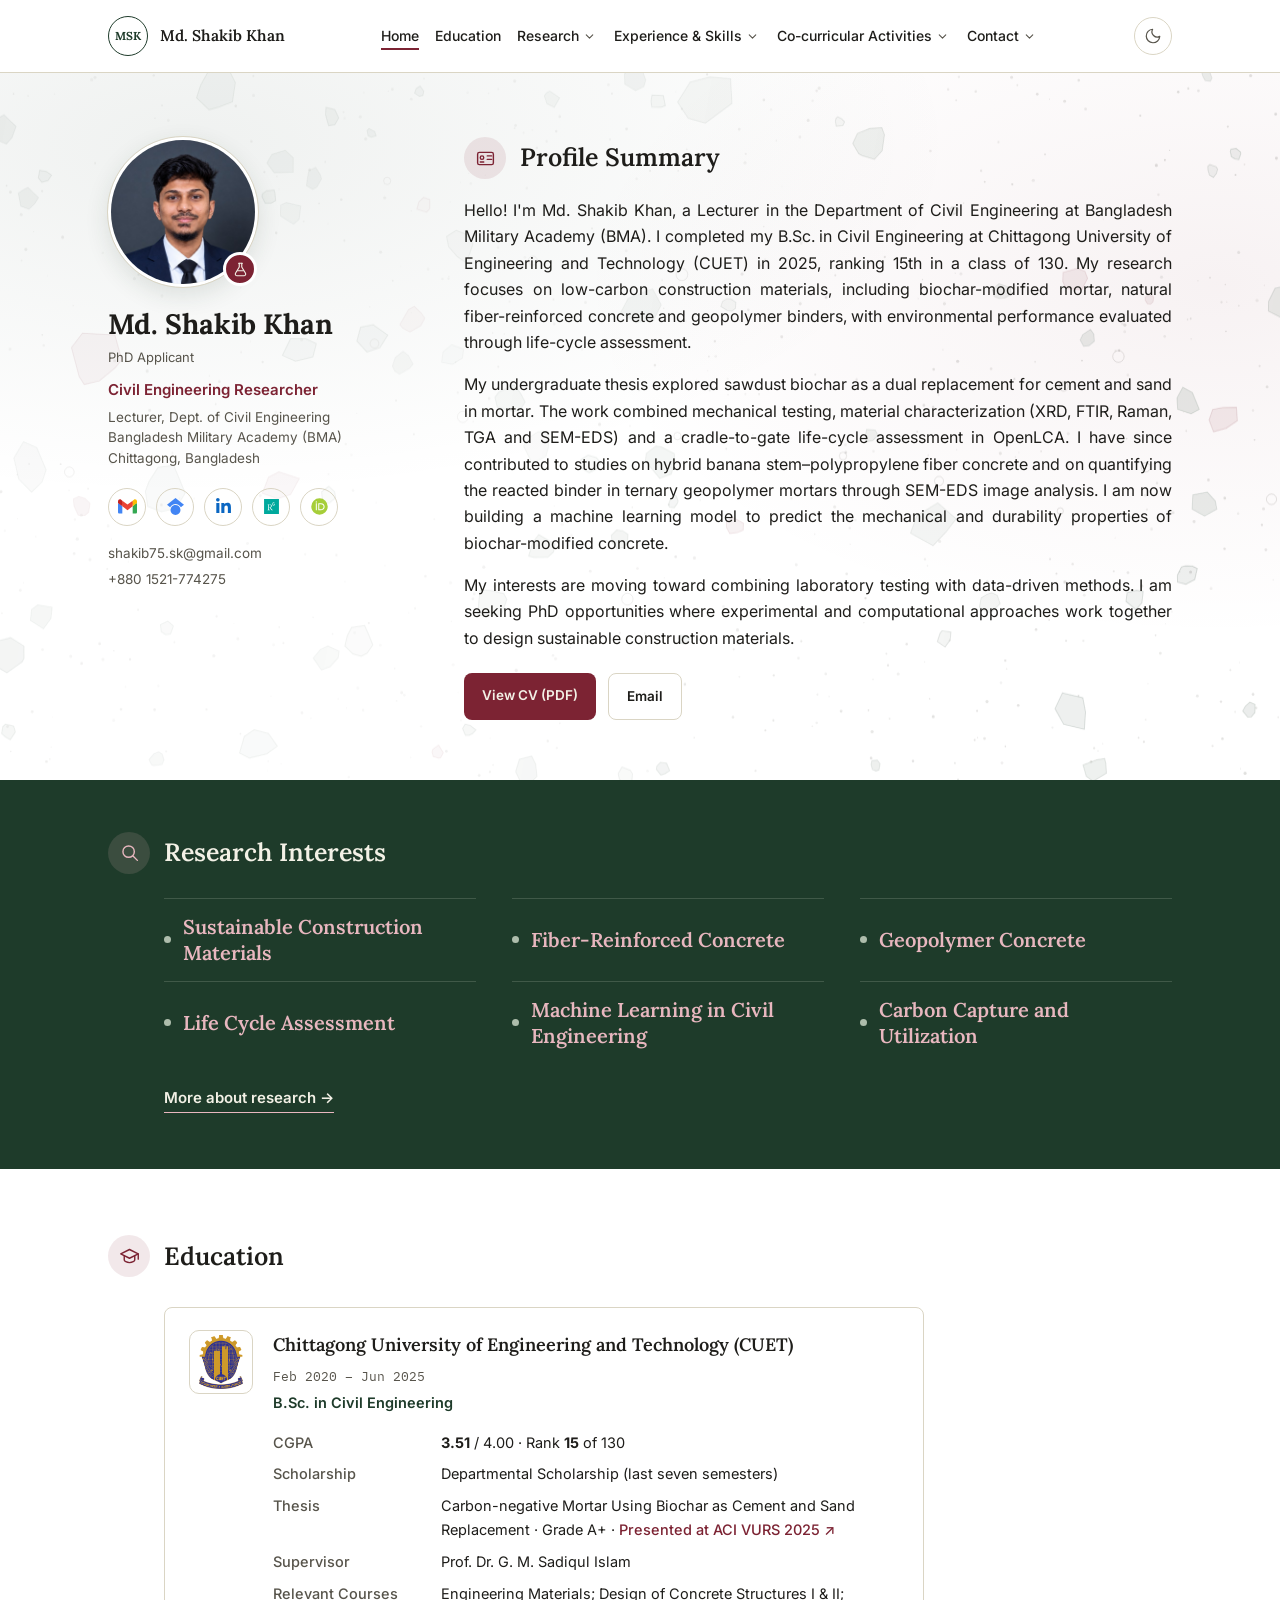
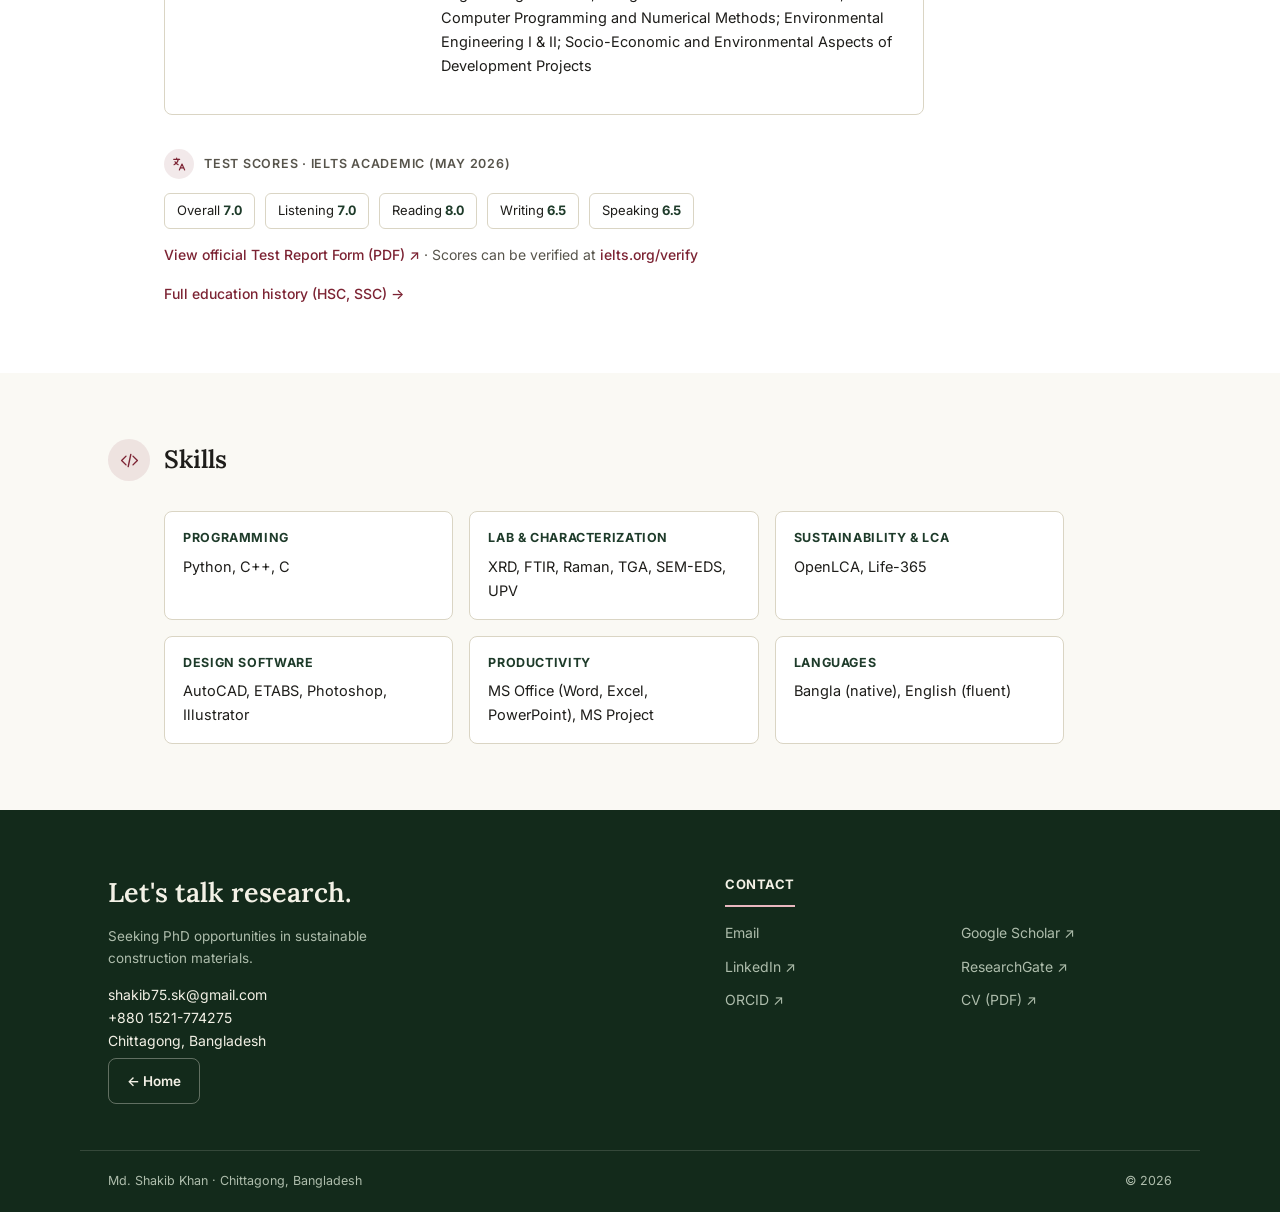
<file: index.html>
<!DOCTYPE html>
<html lang="en">
<head>
<meta charset="UTF-8">
<meta name="viewport" content="width=device-width, initial-scale=1.0">
<title>Md Shakib Khan — Civil Engineering Researcher, CUET | Lecturer, BMA</title>
<meta name="description" content="Md Shakib Khan (Md. Shakib Khan) is a Lecturer in Civil Engineering at Bangladesh Military Academy and a CUET graduate researching low-carbon construction materials: biochar mortar, natural fiber concrete, geopolymers and life-cycle assessment.">
<meta name="google-site-verification" content="c_kTEidicFb6A_CczF2vAm5VWtWT44Urjo3ffkiMWVM" />
<link rel="canonical" href="https://shakib915.github.io/portfolio/">
<meta name="author" content="Md Shakib Khan">
<meta property="og:type" content="profile">
<meta property="og:title" content="Md Shakib Khan — Civil Engineering Researcher, CUET | Lecturer, BMA">
<meta property="og:description" content="Md Shakib Khan (Md. Shakib Khan) is a Lecturer in Civil Engineering at Bangladesh Military Academy and a CUET graduate researching low-carbon construction materials: biochar mortar, natural fiber concrete, geopolymers and life-cycle assessment.">
<meta property="og:url" content="https://shakib915.github.io/portfolio/">
<meta property="og:image" content="https://shakib915.github.io/portfolio/Md_Shakib_Khan_Photo.jpg">
<meta name="twitter:card" content="summary">
<script type="application/ld+json">
{
  "@context": "https://schema.org",
  "@type": "Person",
  "name": "Md Shakib Khan",
  "alternateName": [
    "Md. Shakib Khan",
    "Shakib Khan",
    "M. S. Khan"
  ],
  "url": "https://shakib915.github.io/portfolio/",
  "image": "https://shakib915.github.io/portfolio/Md_Shakib_Khan_Photo.jpg",
  "email": "mailto:shakib75.sk@gmail.com",
  "jobTitle": "Lecturer, Department of Civil Engineering",
  "worksFor": {
    "@type": "CollegeOrUniversity",
    "name": "Bangladesh Military Academy (BMA)"
  },
  "alumniOf": {
    "@type": "CollegeOrUniversity",
    "name": "Chittagong University of Engineering and Technology (CUET)"
  },
  "address": {
    "@type": "PostalAddress",
    "addressLocality": "Chittagong",
    "addressCountry": "BD"
  },
  "knowsAbout": [
    "Sustainable construction materials",
    "Biochar concrete",
    "Fiber-reinforced concrete",
    "Geopolymer concrete",
    "Life cycle assessment",
    "Machine learning in civil engineering"
  ],
  "sameAs": [
    "https://orcid.org/0009-0001-7003-3735",
    "https://scholar.google.com/citations?user=vq5zdWAAAAAJ",
    "https://www.linkedin.com/in/md-shakib-khan-96122a146",
    "https://www.researchgate.net/profile/Md-Shakib-Khan-2"
  ]
}
</script>
<link rel="preconnect" href="https://fonts.googleapis.com">
<link rel="preconnect" href="https://fonts.gstatic.com" crossorigin>
<link href="https://fonts.googleapis.com/css2?family=Lora:ital,wght@0,500;0,600;0,700;1,500&family=Inter:wght@400;500;600;700&family=IBM+Plex+Mono:wght@500&display=swap" rel="stylesheet">
<script>
  (function(){
    try{
      var t = localStorage.getItem('theme');
      if(t === 'dark' || (!t && window.matchMedia('(prefers-color-scheme: dark)').matches)){ document.documentElement.setAttribute('data-theme','dark'); }
    }catch(e){}
    document.documentElement.classList.add('js');
  })();
</script>
<link rel="stylesheet" href="style.css?v=8">
</head>
<body>

<nav class="nav">
  <div class="wrap">
    <a href="index.html" class="brand">
      <span class="seal"><span>MSK</span></span>
      <span class="brand-name">Md. Shakib Khan</span>
    </a>
    <ul class="nav-links">
      <li><a href="index.html" class="active" aria-current="page">Home</a></li>
      <li><a href="education.html">Education</a></li>
      <li class="has-sub">
        <a href="research.html">Research</a>
        <button class="sub-toggle caret" aria-expanded="false" aria-label="Show Research sections"><svg viewBox="0 0 24 24" fill="none" stroke="currentColor" stroke-width="2" stroke-linecap="round" stroke-linejoin="round"><polyline points="6 9 12 15 18 9"/></svg></button>
        <ul class="sub">
          <li><a href="research.html#research">Research Experience</a></li>
          <li><a href="research.html#publications">Publications</a></li>
        </ul>
      </li>
      <li class="has-sub">
        <a href="experience.html">Experience &amp; Skills</a>
        <button class="sub-toggle caret" aria-expanded="false" aria-label="Show Experience &amp; Skills sections"><svg viewBox="0 0 24 24" fill="none" stroke="currentColor" stroke-width="2" stroke-linecap="round" stroke-linejoin="round"><polyline points="6 9 12 15 18 9"/></svg></button>
        <ul class="sub">
          <li><a href="experience.html#teaching">Teaching Experience</a></li>
          <li><a href="experience.html#training">Internship, Field Work &amp; Training</a></li>
          <li><a href="experience.html#skills">Skills</a></li>
        </ul>
      </li>
      <li class="has-sub">
        <a href="activities.html">Co-curricular Activities</a>
        <button class="sub-toggle caret" aria-expanded="false" aria-label="Show Co-curricular Activities sections"><svg viewBox="0 0 24 24" fill="none" stroke="currentColor" stroke-width="2" stroke-linecap="round" stroke-linejoin="round"><polyline points="6 9 12 15 18 9"/></svg></button>
        <ul class="sub">
          <li><a href="activities.html#leadership">Leadership Roles</a></li>
          <li><a href="activities.html#honors">Honors &amp; Achievements</a></li>
          <li><a href="activities.html#other-roles">Other Roles &amp; Memberships</a></li>
        </ul>
      </li>
      <li class="has-sub">
        <a href="contact.html">Contact</a>
        <button class="sub-toggle caret" aria-expanded="false" aria-label="Show Contact sections"><svg viewBox="0 0 24 24" fill="none" stroke="currentColor" stroke-width="2" stroke-linecap="round" stroke-linejoin="round"><polyline points="6 9 12 15 18 9"/></svg></button>
        <ul class="sub">
          <li><a href="contact.html#contact">Contact Details</a></li>
          <li><a href="contact.html#references">References</a></li>
        </ul>
      </li>
    </ul>
    <div class="nav-right">
      <button class="theme-btn" id="theme-toggle" aria-label="Toggle dark mode">
        <svg class="moon" viewBox="0 0 24 24" fill="none" stroke="currentColor" stroke-width="1.6" stroke-linecap="round" stroke-linejoin="round"><path d="M21 12.5A9 9 0 1 1 11.5 3a7 7 0 0 0 9.5 9.5z"/></svg>
        <svg class="sun" viewBox="0 0 24 24" fill="none" stroke="currentColor" stroke-width="1.6" stroke-linecap="round" stroke-linejoin="round"><circle cx="12" cy="12" r="4"/><line x1="12" y1="2" x2="12" y2="4"/><line x1="12" y1="20" x2="12" y2="22"/><line x1="4" y1="12" x2="2" y2="12"/><line x1="22" y1="12" x2="20" y2="12"/><line x1="5" y1="5" x2="6.5" y2="6.5"/><line x1="17.5" y1="17.5" x2="19" y2="19"/><line x1="19" y1="5" x2="17.5" y2="6.5"/><line x1="6.5" y1="17.5" x2="5" y2="19"/></svg>
      </button>
      <button class="menu-btn" id="menu-toggle" aria-label="Open menu" aria-expanded="false" aria-controls="mobile-menu">
        <svg viewBox="0 0 24 24" fill="none" stroke="currentColor" stroke-width="1.7" stroke-linecap="round"><line x1="4" y1="7" x2="20" y2="7"/><line x1="4" y1="12" x2="20" y2="12"/><line x1="4" y1="17" x2="20" y2="17"/></svg>
      </button>
    </div>
  </div>
  <div class="mobile-menu" id="mobile-menu">
    <div class="wrap">
      <ul class="m-list">
        <li class="m-page"><a href="index.html" class="active" aria-current="page">Home</a></li>
        <li class="m-page"><a href="education.html">Education</a></li>
        <li class="m-page"><a href="research.html">Research</a>
          <ul class="m-sub">
            <li><a href="research.html#research">Research Experience</a></li>
            <li><a href="research.html#publications">Publications</a></li>
          </ul>
        </li>
        <li class="m-page"><a href="experience.html">Experience &amp; Skills</a>
          <ul class="m-sub">
            <li><a href="experience.html#teaching">Teaching Experience</a></li>
            <li><a href="experience.html#training">Internship, Field Work &amp; Training</a></li>
            <li><a href="experience.html#skills">Skills</a></li>
          </ul>
        </li>
        <li class="m-page"><a href="activities.html">Co-curricular Activities</a>
          <ul class="m-sub">
            <li><a href="activities.html#leadership">Leadership Roles</a></li>
            <li><a href="activities.html#honors">Honors &amp; Achievements</a></li>
            <li><a href="activities.html#other-roles">Other Roles &amp; Memberships</a></li>
          </ul>
        </li>
        <li class="m-page"><a href="contact.html">Contact</a>
          <ul class="m-sub">
            <li><a href="contact.html#contact">Contact Details</a></li>
            <li><a href="contact.html#references">References</a></li>
          </ul>
        </li>
      </ul>
    </div>
  </div>
</nav>

<main>
<!-- ============ HERO / OVERVIEW ============ -->
  <section class="hero" id="top">
    <canvas class="hero-bg" aria-hidden="true"></canvas>
    <div class="wrap">
      <div class="hero-grid">

        <div class="identity reveal" style="--i:0">
          <div class="photo-frame">
            <span class="initials" aria-hidden="true">MSK</span>
            <img class="photo-img" src="Md_Shakib_Khan_Photo.jpg?v=2" width="150" height="150" alt="Md. Shakib Khan" onerror="this.remove()">
            <span class="photo-badge" aria-hidden="true">
              <svg viewBox="0 0 24 24" fill="none" stroke="currentColor" stroke-width="1.8" stroke-linecap="round" stroke-linejoin="round"><path d="M9 2h6"/><path d="M10 2v6l-6 10c-1 2 .5 4 2.5 4h11c2 0 3.5-2 2.5-4l-6-10V2"/><line x1="7.5" y1="14" x2="16.5" y2="14"/></svg>
            </span>
          </div>
          <h1>Md. Shakib Khan</h1>
          <div class="pid-tag">PhD Applicant</div>
          <div class="title">Civil Engineering Researcher</div>
          <div class="affil">Lecturer, Dept. of Civil Engineering<br>Bangladesh Military Academy (BMA)<br>Chittagong, Bangladesh</div>
          <div class="social-row">
            <a class="social-btn gm" href="mailto:shakib75.sk@gmail.com" aria-label="Email (Gmail)" title="Email: shakib75.sk@gmail.com"><svg aria-hidden="true" xmlns="http://www.w3.org/2000/svg" viewBox="0 0 256 193"><path fill="#4285f4" d="M58.182 192.05V93.14L27.507 65.077L0 49.504v125.091c0 9.658 7.825 17.455 17.455 17.455z"/><path fill="#34a853" d="M197.818 192.05h40.727c9.659 0 17.455-7.826 17.455-17.455V49.505l-31.156 17.837l-27.026 25.798z"/><path fill="#ea4335" d="m58.182 93.14l-4.174-38.647l4.174-36.989L128 69.868l69.818-52.364l4.669 34.992l-4.669 40.644L128 145.504z"/><path fill="#fbbc04" d="M197.818 17.504V93.14L256 49.504V26.231c0-21.585-24.64-33.89-41.89-20.945z"/><path fill="#c5221f" d="m0 49.504l26.759 20.07L58.182 93.14V17.504L41.89 5.286C24.61-7.66 0 4.646 0 26.23z"/></svg></a>
            <a class="social-btn gs" href="https://scholar.google.com/citations?user=vq5zdWAAAAAJ&amp;hl=en" target="_blank" rel="noopener" aria-label="Google Scholar" title="Google Scholar"><svg aria-hidden="true" xmlns="http://www.w3.org/2000/svg" viewBox="0 0 512 512"><path fill="currentColor" d="M390.9 298.5s0 .1 .1 .1c9.2 19.4 14.4 41.1 14.4 64-.1 82.5-66.9 149.4-149.4 149.4S106.7 445.1 106.7 362.7c0-22.9 5.2-44.6 14.4-64 1.7-3.6 3.6-7.2 5.6-10.7 4.4-7.6 9.4-14.7 15-21.3 27.4-32.6 68.5-53.3 114.4-53.3 33.6 0 64.6 11.1 89.6 29.9 9.1 6.9 17.4 14.7 24.8 23.5 5.6 6.6 10.6 13.8 15 21.3 2 3.4 3.8 7 5.5 10.5l-.1-.1zm26.4-18.8c-30.1-58.4-91-98.4-161.3-98.4s-131.2 40-161.3 98.4l-94.7-77 256-202.7 256 202.7-94.7 77.1 0-.1z"/></svg></a>
            <a class="social-btn li" href="https://www.linkedin.com/in/md-shakib-khan-96122a146" target="_blank" rel="noopener" aria-label="LinkedIn" title="LinkedIn"><svg aria-hidden="true" xmlns="http://www.w3.org/2000/svg" viewBox="0 0 448 512"><path fill="currentColor" d="M100.3 448l-92.9 0 0-299.1 92.9 0 0 299.1zM53.8 108.1C24.1 108.1 0 83.5 0 53.8 0 39.5 5.7 25.9 15.8 15.8s23.8-15.8 38-15.8 27.9 5.7 38 15.8 15.8 23.8 15.8 38c0 29.7-24.1 54.3-53.8 54.3zM447.9 448l-92.7 0 0-145.6c0-34.7-.7-79.2-48.3-79.2-48.3 0-55.7 37.7-55.7 76.7l0 148.1-92.8 0 0-299.1 89.1 0 0 40.8 1.3 0c12.4-23.5 42.7-48.3 87.9-48.3 94 0 111.3 61.9 111.3 142.3l0 164.3-.1 0z"/></svg></a>
            <a class="social-btn rg" href="https://www.researchgate.net/profile/Md-Shakib-Khan-2" target="_blank" rel="noopener" aria-label="ResearchGate" title="ResearchGate"><svg aria-hidden="true" xmlns="http://www.w3.org/2000/svg" viewBox="0 0 448 512"><path fill="currentColor" d="M0 32l0 448 448 0 0-448-448 0zM262.2 366.4c-6.6 3-33.2 6-50-14.2-9.2-10.6-25.3-33.3-42.2-63.6-8.9 0-14.7 0-21.4-.6l0 46.4c0 23.5 6 21.2 25.8 23.9l0 8.1c-6.9-.3-23.1-.8-35.6-.8-13.1 0-26.1 .6-33.6 .8l0-8.1c15.5-2.9 22-1.3 22-23.9l0-109.4c0-22.6-6.4-21-22-23.9l0-8.1c25.8 1 53.1-.6 70.9-.6 31.7 0 55.9 14.4 55.9 45.6 0 21.1-16.7 42.2-39.2 47.5 13.6 24.2 30 45.6 42.2 58.9 7.2 7.8 17.2 14.7 27.2 14.7l0 7.3zm22.9-135c-23.3 0-32.2-15.7-32.2-32.2l0-32.2c0-12.2 8.8-30.4 34-30.4s30.4 17.9 30.4 17.9l-10.7 7.2s-5.5-12.5-19.7-12.5c-7.9 0-19.7 7.3-19.7 19.7l0 26.8c0 13.4 6.6 23.3 17.9 23.3 14.1 0 21.5-10.9 21.5-26.8l-17.9 0 0-10.7 30.4 0c0 20.5 4.7 49.9-34 49.9zM168.6 276.1c-9.4 0-13.6-.3-20-.8l0-69.7c6.4-.6 15-.6 22.5-.6 23.3 0 37.2 12.2 37.2 34.5 0 21.9-15 36.6-39.7 36.6z"/></svg></a>
            <a class="social-btn orcid" href="https://orcid.org/0009-0001-7003-3735" target="_blank" rel="noopener" aria-label="ORCID" title="ORCID"><svg aria-hidden="true" xmlns="http://www.w3.org/2000/svg" viewBox="0 0 512 512"><path fill="currentColor" d="M294.7 188.2l-45.9 0 0 153.8 47.5 0c67.6 0 83.1-51.3 83.1-76.9 0-41.6-26.5-76.9-84.7-76.9zM256 8a248 248 0 1 0 0 496 248 248 0 1 0 0-496zM175.2 368.8l-29.8 0 0-207.5 29.8 0 0 207.5zM160.3 98.5a19.6 19.6 0 1 1 0 39.2 19.6 19.6 0 1 1 0-39.2zM300 369l-81 0 0-207.7 80.6 0c76.7 0 110.4 54.8 110.4 103.9 0 53.3-41.7 103.9-110 103.9z"/></svg></a>
          </div>
          <div class="contact-lines">
            <a href="mailto:shakib75.sk@gmail.com">shakib75.sk@gmail.com</a>
            <a href="tel:+8801521774275">+880 1521-774275</a>
          </div>
        </div>

        <div class="intro-content" id="summary">
          <div class="section-title reveal" style="--i:1">
            <span class="icon-badge">
              <svg viewBox="0 0 24 24" fill="none" stroke="currentColor" stroke-width="1.6" stroke-linecap="round" stroke-linejoin="round"><rect x="3" y="5" width="18" height="14" rx="2"/><circle cx="8" cy="11" r="2"/><line x1="6" y1="16" x2="10" y2="16"/><line x1="14" y1="9" x2="19" y2="9"/><line x1="14" y1="13" x2="19" y2="13"/></svg>
            </span>
            <h2>Profile Summary</h2>
          </div>
          <p class="reveal" style="--i:2">Hello! I'm Md. Shakib Khan, a Lecturer in the Department of Civil Engineering at Bangladesh Military Academy (BMA). I completed my B.Sc. in Civil Engineering at Chittagong University of Engineering and Technology (CUET) in 2025, ranking 15th in a class of 130. My research focuses on low-carbon construction materials, including biochar-modified mortar, natural fiber-reinforced concrete and geopolymer binders, with environmental performance evaluated through life-cycle assessment.</p>
          <p class="reveal" style="--i:2">My undergraduate thesis explored sawdust biochar as a dual replacement for cement and sand in mortar. The work combined mechanical testing, material characterization (XRD, FTIR, Raman, TGA and SEM-EDS) and a cradle-to-gate life-cycle assessment in OpenLCA. I have since contributed to studies on hybrid banana stem–polypropylene fiber concrete and on quantifying the reacted binder in ternary geopolymer mortars through SEM-EDS image analysis. I am now building a machine learning model to predict the mechanical and durability properties of biochar-modified concrete.</p>
          <p class="reveal" style="--i:2">My interests are moving toward combining laboratory testing with data-driven methods. I am seeking PhD opportunities where experimental and computational approaches work together to design sustainable construction materials.</p>
          <div class="cta-row reveal" style="--i:3; margin-bottom:0;">
            <a class="btn solid" href="CV_Md_Shakib_Khan.pdf?v=20261114b" target="_blank" rel="noopener">View CV (PDF)</a>
            <a class="btn outline" href="mailto:shakib75.sk@gmail.com">Email</a>
          </div>
        </div>

      </div>
    </div>
  </section>
  <script src="hero-bg.js?v=5" defer></script>

  <!-- ============ RESEARCH INTERESTS ============ -->
  <section class="interests-band" id="interests" aria-labelledby="interests-h">
    <div class="wrap">
      <div class="band-head reveal" style="--i:0">
        <span class="icon-badge">
          <svg viewBox="0 0 24 24" fill="none" stroke="currentColor" stroke-width="1.6" stroke-linecap="round" stroke-linejoin="round"><circle cx="11" cy="11" r="6.5"/><line x1="16" y1="16" x2="21" y2="21"/></svg>
        </span>
        <h2 id="interests-h">Research Interests</h2>
      </div>
      <ul class="interest-grid">
        <li class="reveal" style="--i:1">Sustainable Construction Materials</li>
        <li class="reveal" style="--i:2">Fiber-Reinforced Concrete</li>
        <li class="reveal" style="--i:3">Geopolymer Concrete</li>
        <li class="reveal" style="--i:4">Life Cycle Assessment</li>
        <li class="reveal" style="--i:5">Machine Learning in Civil Engineering</li>
        <li class="reveal" style="--i:6">Carbon Capture and Utilization</li>
      </ul>
      <a class="band-link reveal" style="--i:7" href="research.html">More about research →</a>
    </div>
  </section>

  <section class="section" id="education">
    <div class="wrap">
      <div class="section-title reveal" style="--i:0">
        <span class="icon-badge"><svg viewBox="0 0 24 24" fill="none" stroke="currentColor" stroke-width="1.6" stroke-linecap="round" stroke-linejoin="round"><path d="M2 9L12 4l10 5-10 5L2 9z"/><path d="M6 11v5c0 1.2 2.7 3 6 3s6-1.8 6-3v-5"/><path d="M22 9v6"/></svg></span>
        <h2>Education</h2>
      </div>
      <div class="section-body">
        <div class="edu-card with-logo reveal" id="bsc" style="--i:1">
          <img class="edu-logo" src="logo-cuet.png" alt="Chittagong University of Engineering and Technology (CUET) logo" width="64" height="64" loading="lazy">
          <div class="edu-body">
          <div class="edu-head">
            <h3>Chittagong University of Engineering and Technology (CUET)</h3>
            <span class="when">Feb 2020 – Jun 2025</span>
          </div>
          <div class="edu-deg">B.Sc. in Civil Engineering</div>
          <dl class="kv">
            <dt>CGPA</dt><dd><b>3.51</b> / 4.00 · Rank <b>15</b> of 130</dd>
            <dt>Scholarship</dt><dd>Departmental Scholarship (last seven semesters)</dd>
            <dt>Thesis</dt><dd>Carbon-negative Mortar Using Biochar as Cement and Sand Replacement · Grade A+ · <a class="link" href="https://www.youtube.com/watch?v=tkfhOT5APsc" target="_blank" rel="noopener">Presented at ACI VURS 2025 ↗</a></dd>
            <dt>Supervisor</dt><dd>Prof. Dr. G. M. Sadiqul Islam</dd>
            <dt>Relevant Courses</dt><dd>Engineering Materials; Design of Concrete Structures I &amp; II; Computer Programming and Numerical Methods; Environmental Engineering I &amp; II; Socio-Economic and Environmental Aspects of Development Projects</dd>
          </dl>
          </div>
        </div>
        <div class="block reveal" id="ielts" style="--i:4">
          <div class="group-label with-icon" style="margin-top:34px;"><span class="mini-badge" aria-hidden="true"><svg viewBox="0 0 24 24" fill="none" stroke="currentColor" stroke-width="1.7" stroke-linecap="round" stroke-linejoin="round"><path d="M4 5h9"/><path d="M8.5 3v2"/><path d="M11 5c-.8 3.8-3.3 6.7-6.5 8"/><path d="M6 8.5c1 1.9 2.7 3.5 4.8 4.5"/><path d="M12.5 21l4-9 4 9"/><path d="M14 17.8h5"/></svg></span>Test scores · IELTS Academic (May 2026)</div>
          <div class="ielts">
            <span>Overall <b>7.0</b></span>
            <span>Listening <b>7.0</b></span>
            <span>Reading <b>8.0</b></span>
            <span>Writing <b>6.5</b></span>
            <span>Speaking <b>6.5</b></span>
          </div>
          <p class="ielts-note"><a class="link" href="IELTS_Test_Report_Form.pdf" target="_blank" rel="noopener">View official Test Report Form (PDF) ↗</a><span> · Scores can be verified at <a class="link" href="https://ielts.org/verify" target="_blank" rel="noopener">ielts.org/verify</a></span></p>
        </div>
        <a class="link more-link" href="education.html">Full education history (HSC, SSC) →</a>
      </div>
    </div>
  </section>

  <section class="section alt" id="skills">
    <div class="wrap">
      <div class="section-title reveal" style="--i:0">
        <span class="icon-badge"><svg viewBox="0 0 24 24" fill="none" stroke="currentColor" stroke-width="1.6" stroke-linecap="round" stroke-linejoin="round"><polyline points="8 7 3 12 8 17"/><polyline points="16 7 21 12 16 17"/><line x1="13.5" y1="5" x2="10.5" y2="19"/></svg></span>
        <h2>Skills</h2>
      </div>
      <div class="section-body">
        <div class="skill-grid">
          <div class="skill reveal" style="--i:1"><h3>Programming</h3><p>Python, C++, C</p></div>
          <div class="skill reveal" style="--i:2"><h3>Lab &amp; Characterization</h3><p>XRD, FTIR, Raman, TGA, SEM-EDS, UPV</p></div>
          <div class="skill reveal" style="--i:3"><h3>Sustainability &amp; LCA</h3><p>OpenLCA, Life-365</p></div>
          <div class="skill reveal" style="--i:4"><h3>Design Software</h3><p>AutoCAD, ETABS, Photoshop, Illustrator</p></div>
          <div class="skill reveal" style="--i:5"><h3>Productivity</h3><p>MS Office (Word, Excel, PowerPoint), MS Project</p></div>
          <div class="skill reveal" style="--i:6"><h3>Languages</h3><p>Bangla (native), English (fluent)</p></div>
        </div>
      </div>
    </div>
  </section>

</main>

<footer class="footer">
  <div class="wrap">
    <div class="footer-grid">
      <div class="footer-lead">
        <h2>Let's talk research.</h2>
        <p>Seeking PhD opportunities in sustainable construction materials.</p>
        <p class="contact">shakib75.sk@gmail.com<br>+880 1521-774275<br>Chittagong, Bangladesh</p>
        <a class="btn ghost-light" href="index.html">← Home</a>
      </div>
      <div class="footer-col">
        <h4>Contact</h4>
        <div class="footer-links">
          <a href="mailto:shakib75.sk@gmail.com">Email</a>
          <a href="https://scholar.google.com/citations?user=vq5zdWAAAAAJ&amp;hl=en" target="_blank" rel="noopener">Google Scholar ↗</a>
          <a href="https://www.linkedin.com/in/md-shakib-khan-96122a146" target="_blank" rel="noopener">LinkedIn ↗</a>
          <a href="https://www.researchgate.net/profile/Md-Shakib-Khan-2" target="_blank" rel="noopener">ResearchGate ↗</a>
          <a href="https://orcid.org/0009-0001-7003-3735" target="_blank" rel="noopener">ORCID ↗</a>
          <a href="CV_Md_Shakib_Khan.pdf?v=20261114b" target="_blank" rel="noopener">CV (PDF) ↗</a>
        </div>
      </div>
    </div>
  </div>
  <div class="footer-bottom">
    <span>Md. Shakib Khan · Chittagong, Bangladesh</span>
    <span>&copy; 2026</span>
  </div>
</footer>

<script src="main.js?v=2"></script>
<script>
  initReveal();
</script>

</body>
</html>
</file>
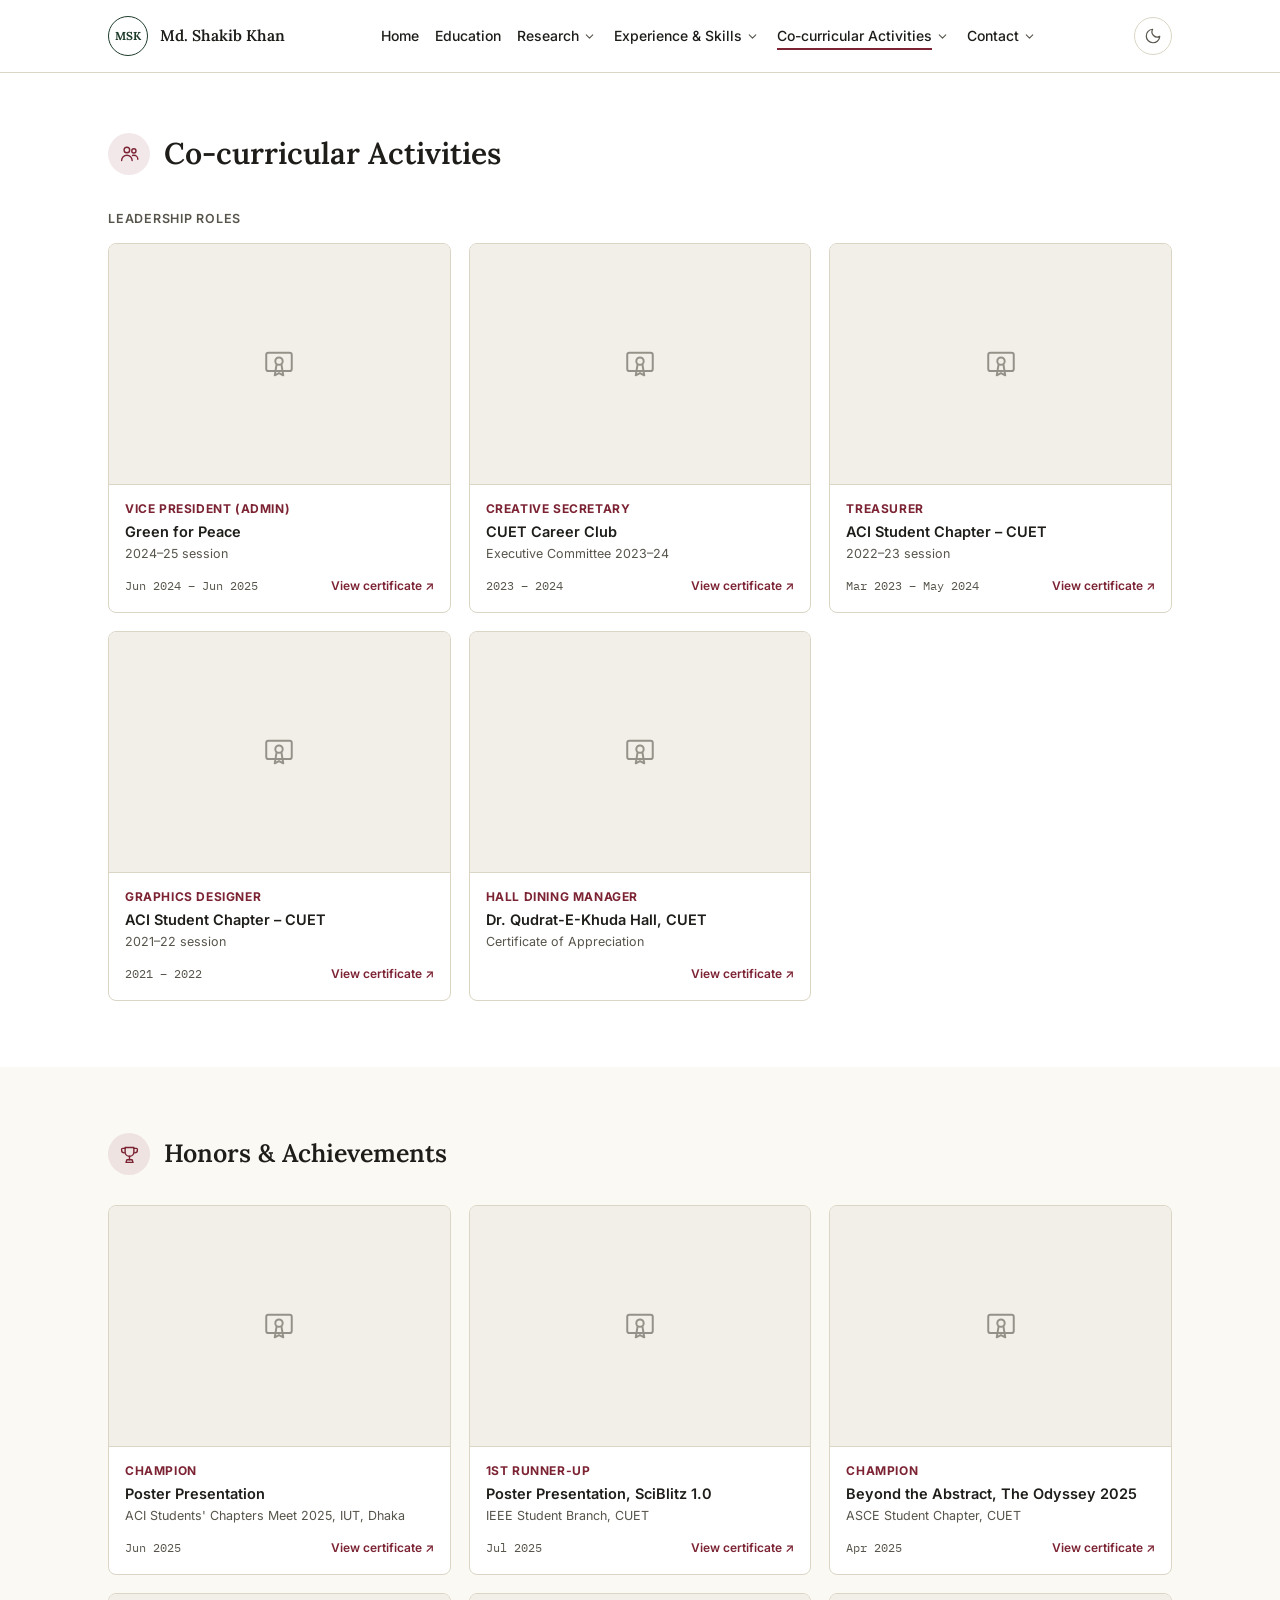
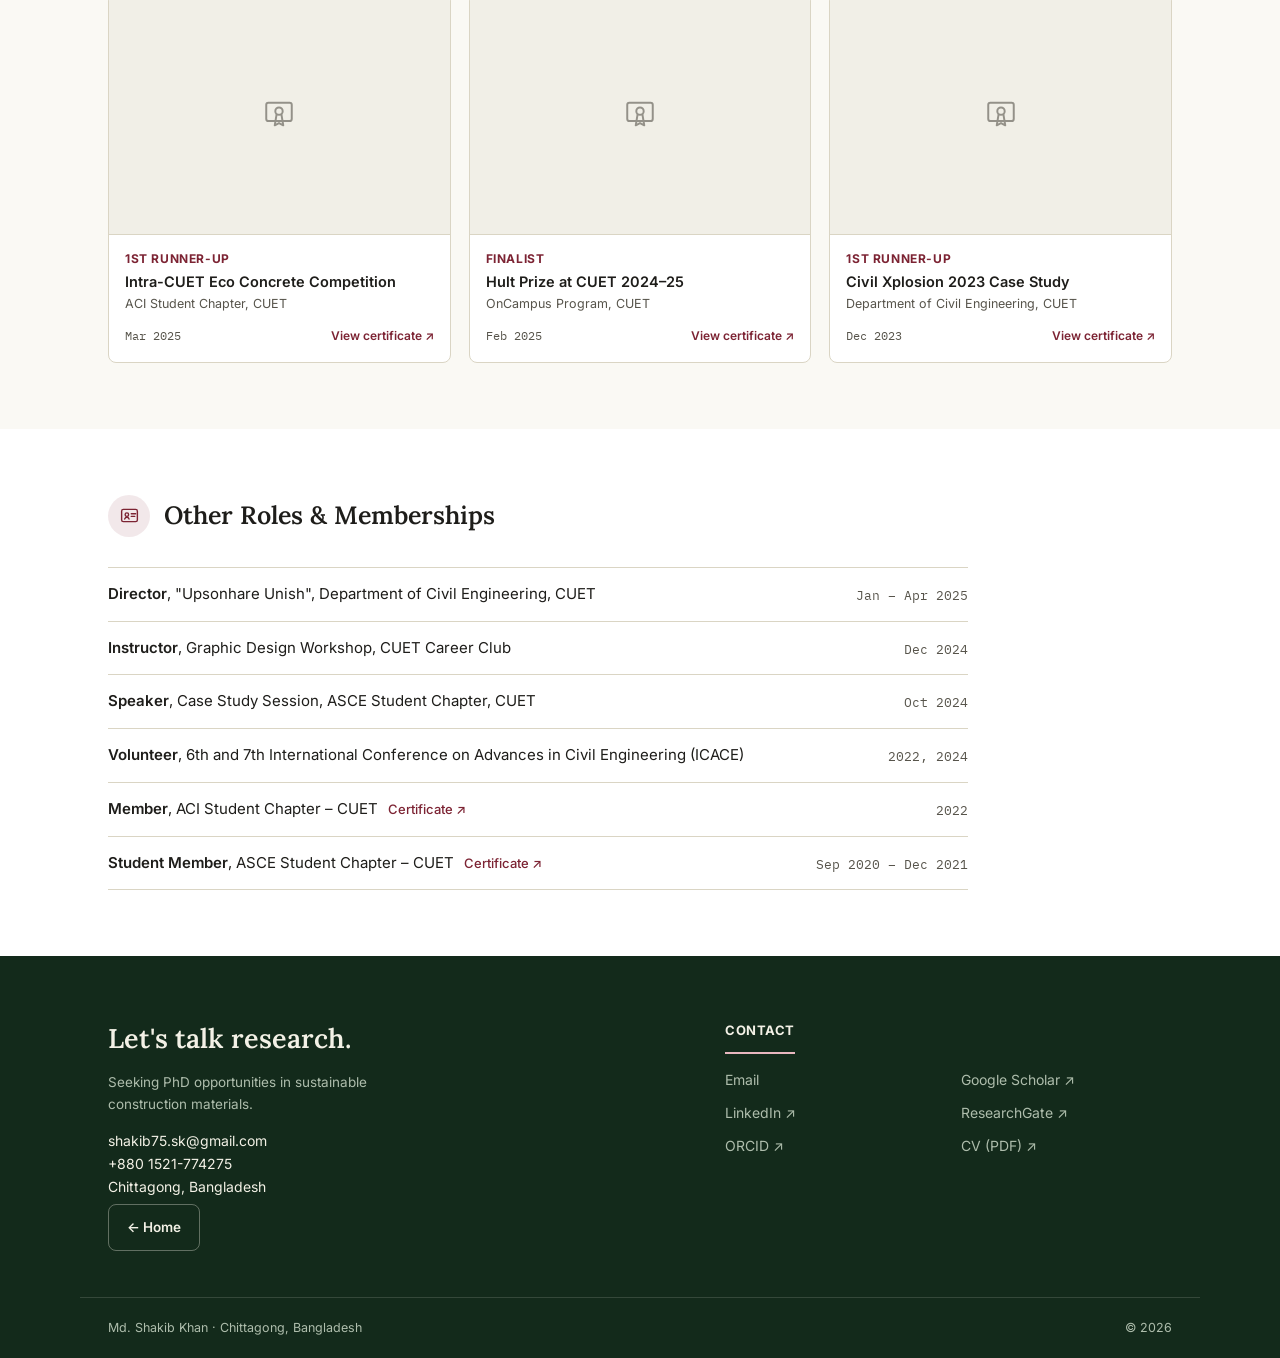
<file: activities.html>
<!DOCTYPE html>
<html lang="en">
<head>
<meta charset="UTF-8">
<meta name="viewport" content="width=device-width, initial-scale=1.0">
<title>Co-curricular Activities and Awards — Md Shakib Khan</title>
<meta name="description" content="Leadership roles, honors and achievements, and memberships of Md Shakib Khan, CUET Civil Engineering, with certificates.">
<link rel="canonical" href="https://shakib915.github.io/portfolio/activities.html">
<meta name="author" content="Md Shakib Khan">
<meta property="og:type" content="website">
<meta property="og:title" content="Co-curricular Activities and Awards — Md Shakib Khan">
<meta property="og:description" content="Leadership roles, honors and achievements, and memberships of Md Shakib Khan, CUET Civil Engineering, with certificates.">
<meta property="og:url" content="https://shakib915.github.io/portfolio/activities.html">
<meta property="og:image" content="https://shakib915.github.io/portfolio/Md_Shakib_Khan_Photo.jpg">
<meta name="twitter:card" content="summary">
<link rel="preconnect" href="https://fonts.googleapis.com">
<link rel="preconnect" href="https://fonts.gstatic.com" crossorigin>
<link href="https://fonts.googleapis.com/css2?family=Lora:ital,wght@0,500;0,600;0,700;1,500&family=Inter:wght@400;500;600;700&family=IBM+Plex+Mono:wght@500&display=swap" rel="stylesheet">
<script>
  (function(){
    try{
      var t = localStorage.getItem('theme');
      if(t === 'dark' || (!t && window.matchMedia('(prefers-color-scheme: dark)').matches)){ document.documentElement.setAttribute('data-theme','dark'); }
    }catch(e){}
    document.documentElement.classList.add('js');
  })();
</script>
<link rel="stylesheet" href="style.css?v=8">
</head>
<body>

<nav class="nav">
  <div class="wrap">
    <a href="index.html" class="brand">
      <span class="seal"><span>MSK</span></span>
      <span class="brand-name">Md. Shakib Khan</span>
    </a>
    <ul class="nav-links">
      <li><a href="index.html">Home</a></li>
      <li><a href="education.html">Education</a></li>
      <li class="has-sub">
        <a href="research.html">Research</a>
        <button class="sub-toggle caret" aria-expanded="false" aria-label="Show Research sections"><svg viewBox="0 0 24 24" fill="none" stroke="currentColor" stroke-width="2" stroke-linecap="round" stroke-linejoin="round"><polyline points="6 9 12 15 18 9"/></svg></button>
        <ul class="sub">
          <li><a href="research.html#research">Research Experience</a></li>
          <li><a href="research.html#publications">Publications</a></li>
        </ul>
      </li>
      <li class="has-sub">
        <a href="experience.html">Experience &amp; Skills</a>
        <button class="sub-toggle caret" aria-expanded="false" aria-label="Show Experience &amp; Skills sections"><svg viewBox="0 0 24 24" fill="none" stroke="currentColor" stroke-width="2" stroke-linecap="round" stroke-linejoin="round"><polyline points="6 9 12 15 18 9"/></svg></button>
        <ul class="sub">
          <li><a href="experience.html#teaching">Teaching Experience</a></li>
          <li><a href="experience.html#training">Internship, Field Work &amp; Training</a></li>
          <li><a href="experience.html#skills">Skills</a></li>
        </ul>
      </li>
      <li class="has-sub">
        <a href="activities.html" class="active" aria-current="page">Co-curricular Activities</a>
        <button class="sub-toggle caret" aria-expanded="false" aria-label="Show Co-curricular Activities sections"><svg viewBox="0 0 24 24" fill="none" stroke="currentColor" stroke-width="2" stroke-linecap="round" stroke-linejoin="round"><polyline points="6 9 12 15 18 9"/></svg></button>
        <ul class="sub">
          <li><a href="activities.html#leadership">Leadership Roles</a></li>
          <li><a href="activities.html#honors">Honors &amp; Achievements</a></li>
          <li><a href="activities.html#other-roles">Other Roles &amp; Memberships</a></li>
        </ul>
      </li>
      <li class="has-sub">
        <a href="contact.html">Contact</a>
        <button class="sub-toggle caret" aria-expanded="false" aria-label="Show Contact sections"><svg viewBox="0 0 24 24" fill="none" stroke="currentColor" stroke-width="2" stroke-linecap="round" stroke-linejoin="round"><polyline points="6 9 12 15 18 9"/></svg></button>
        <ul class="sub">
          <li><a href="contact.html#contact">Contact Details</a></li>
          <li><a href="contact.html#references">References</a></li>
        </ul>
      </li>
    </ul>
    <div class="nav-right">
      <button class="theme-btn" id="theme-toggle" aria-label="Toggle dark mode">
        <svg class="moon" viewBox="0 0 24 24" fill="none" stroke="currentColor" stroke-width="1.6" stroke-linecap="round" stroke-linejoin="round"><path d="M21 12.5A9 9 0 1 1 11.5 3a7 7 0 0 0 9.5 9.5z"/></svg>
        <svg class="sun" viewBox="0 0 24 24" fill="none" stroke="currentColor" stroke-width="1.6" stroke-linecap="round" stroke-linejoin="round"><circle cx="12" cy="12" r="4"/><line x1="12" y1="2" x2="12" y2="4"/><line x1="12" y1="20" x2="12" y2="22"/><line x1="4" y1="12" x2="2" y2="12"/><line x1="22" y1="12" x2="20" y2="12"/><line x1="5" y1="5" x2="6.5" y2="6.5"/><line x1="17.5" y1="17.5" x2="19" y2="19"/><line x1="19" y1="5" x2="17.5" y2="6.5"/><line x1="6.5" y1="17.5" x2="5" y2="19"/></svg>
      </button>
      <button class="menu-btn" id="menu-toggle" aria-label="Open menu" aria-expanded="false" aria-controls="mobile-menu">
        <svg viewBox="0 0 24 24" fill="none" stroke="currentColor" stroke-width="1.7" stroke-linecap="round"><line x1="4" y1="7" x2="20" y2="7"/><line x1="4" y1="12" x2="20" y2="12"/><line x1="4" y1="17" x2="20" y2="17"/></svg>
      </button>
    </div>
  </div>
  <div class="mobile-menu" id="mobile-menu">
    <div class="wrap">
      <ul class="m-list">
        <li class="m-page"><a href="index.html">Home</a></li>
        <li class="m-page"><a href="education.html">Education</a></li>
        <li class="m-page"><a href="research.html">Research</a>
          <ul class="m-sub">
            <li><a href="research.html#research">Research Experience</a></li>
            <li><a href="research.html#publications">Publications</a></li>
          </ul>
        </li>
        <li class="m-page"><a href="experience.html">Experience &amp; Skills</a>
          <ul class="m-sub">
            <li><a href="experience.html#teaching">Teaching Experience</a></li>
            <li><a href="experience.html#training">Internship, Field Work &amp; Training</a></li>
            <li><a href="experience.html#skills">Skills</a></li>
          </ul>
        </li>
        <li class="m-page"><a href="activities.html" class="active" aria-current="page">Co-curricular Activities</a>
          <ul class="m-sub">
            <li><a href="activities.html#leadership">Leadership Roles</a></li>
            <li><a href="activities.html#honors">Honors &amp; Achievements</a></li>
            <li><a href="activities.html#other-roles">Other Roles &amp; Memberships</a></li>
          </ul>
        </li>
        <li class="m-page"><a href="contact.html">Contact</a>
          <ul class="m-sub">
            <li><a href="contact.html#contact">Contact Details</a></li>
            <li><a href="contact.html#references">References</a></li>
          </ul>
        </li>
      </ul>
    </div>
  </div>
</nav>

<main>
  <section class="section page-top" id="leadership">
    <div class="wrap">
      <div class="section-title reveal" style="--i:0">
        <span class="icon-badge"><svg viewBox="0 0 24 24" fill="none" stroke="currentColor" stroke-width="1.6" stroke-linecap="round" stroke-linejoin="round"><circle cx="9" cy="8" r="3.2"/><path d="M3 20c0-3.3 2.7-6 6-6s6 2.7 6 6"/><circle cx="17" cy="9" r="2.4"/><path d="M15.5 14.3c.5-.2 1-.3 1.5-.3 2.5 0 4.5 2 4.5 4.5"/></svg></span>
        <h1>Co-curricular Activities</h1>
      </div>
      <div class="group-label">Leadership roles</div>
      <div class="cert-grid" id="activity-grid"></div>
    </div>
  </section>

  <section class="section alt" id="honors">
    <div class="wrap">
      <div class="section-title reveal" style="--i:0">
        <span class="icon-badge"><svg viewBox="0 0 24 24" fill="none" stroke="currentColor" stroke-width="1.6" stroke-linecap="round" stroke-linejoin="round"><path d="M7 4h10v5a5 5 0 0 1-10 0V4z"/><path d="M7 5H4a1 1 0 0 0-1 1v1a3 3 0 0 0 3 3"/><path d="M17 5h3a1 1 0 0 1 1 1v1a3 3 0 0 1-3 3"/><line x1="12" y1="14" x2="12" y2="18"/><path d="M8 21h8l-1-3H9l-1 3z"/></svg></span>
        <h2>Honors &amp; Achievements</h2>
      </div>
      <div class="cert-grid" id="award-grid"></div>
    </div>
  </section>

  <section class="section" id="other-roles">
    <div class="wrap">
      <div class="section-title reveal" style="--i:0">
        <span class="icon-badge"><svg viewBox="0 0 24 24" fill="none" stroke="currentColor" stroke-width="1.6" stroke-linecap="round" stroke-linejoin="round"><rect x="3" y="5" width="18" height="14" rx="2"/><circle cx="9" cy="11" r="2"/><path d="M6.5 16c.5-1.3 1.4-2 2.5-2s2 .7 2.5 2"/><line x1="14" y1="10" x2="19" y2="10"/><line x1="14" y1="13" x2="18" y2="13"/></svg></span>
        <h2>Other Roles &amp; Memberships</h2>
      </div>
      <ul class="row-list">
        <li class="row-item reveal" style="--i:0"><div><b>Director</b>, "Upsonhare Unish", Department of Civil Engineering, CUET</div><span class="when">Jan – Apr 2025</span></li>
        <li class="row-item reveal" style="--i:1"><div><b>Instructor</b>, Graphic Design Workshop, CUET Career Club</div><span class="when">Dec 2024</span></li>
        <li class="row-item reveal" style="--i:2"><div><b>Speaker</b>, Case Study Session, ASCE Student Chapter, CUET</div><span class="when">Oct 2024</span></li>
        <li class="row-item reveal" style="--i:3"><div><b>Volunteer</b>, 6th and 7th International Conference on Advances in Civil Engineering (ICACE)</div><span class="when">2022, 2024</span></li>
        <li class="row-item reveal" style="--i:4"><div><b>Member</b>, ACI Student Chapter – CUET <a class="link cert-link" href="https://drive.google.com/file/d/1raJnR3oTmhpsblefCbwkvHX8pkDnqy0o/view" target="_blank" rel="noopener">Certificate ↗</a></div><span class="when">2022</span></li>
        <li class="row-item reveal" style="--i:5"><div><b>Student Member</b>, ASCE Student Chapter – CUET <a class="link cert-link" href="https://drive.google.com/file/d/1UDDVuDcYAhrwUygrsL3-wWDwow67Pjo6/view" target="_blank" rel="noopener">Certificate ↗</a></div><span class="when">Sep 2020 – Dec 2021</span></li>
      </ul>
    </div>
  </section>

</main>

<footer class="footer">
  <div class="wrap">
    <div class="footer-grid">
      <div class="footer-lead">
        <h2>Let's talk research.</h2>
        <p>Seeking PhD opportunities in sustainable construction materials.</p>
        <p class="contact">shakib75.sk@gmail.com<br>+880 1521-774275<br>Chittagong, Bangladesh</p>
        <a class="btn ghost-light" href="index.html">← Home</a>
      </div>
      <div class="footer-col">
        <h4>Contact</h4>
        <div class="footer-links">
          <a href="mailto:shakib75.sk@gmail.com">Email</a>
          <a href="https://scholar.google.com/citations?user=vq5zdWAAAAAJ&amp;hl=en" target="_blank" rel="noopener">Google Scholar ↗</a>
          <a href="https://www.linkedin.com/in/md-shakib-khan-96122a146" target="_blank" rel="noopener">LinkedIn ↗</a>
          <a href="https://www.researchgate.net/profile/Md-Shakib-Khan-2" target="_blank" rel="noopener">ResearchGate ↗</a>
          <a href="https://orcid.org/0009-0001-7003-3735" target="_blank" rel="noopener">ORCID ↗</a>
          <a href="CV_Md_Shakib_Khan.pdf?v=20261114b" target="_blank" rel="noopener">CV (PDF) ↗</a>
        </div>
      </div>
    </div>
  </div>
  <div class="footer-bottom">
    <span>Md. Shakib Khan · Chittagong, Bangladesh</span>
    <span>&copy; 2026</span>
  </div>
</footer>

<script src="main.js?v=2"></script>
<script>
  // ---------- certificates (images load from the public Google Drive folder) ----------
  var awards = [
    {id:'1gfJNrOewROMIatx0VlVdwyE0fc-WgLEV', rank:'Champion', title:'Poster Presentation', sub:"ACI Students' Chapters Meet 2025, IUT, Dhaka", when:'Jun 2025'},
    {id:'1J7jI6B0jhHMW7ZumxxSYOXu5tZxXgazF', rank:'1st Runner-up', title:'Poster Presentation, SciBlitz 1.0', sub:'IEEE Student Branch, CUET', when:'Jul 2025'},
    {id:'1fg5G0mNkoRf_EHHo1NFK7htnGL76EpDs', rank:'Champion', title:'Beyond the Abstract, The Odyssey 2025', sub:'ASCE Student Chapter, CUET', when:'Apr 2025'},
    {id:'1Dx-_lBKYpFBpuB63tmsPFxc7R5c02aI0', rank:'1st Runner-up', title:'Intra-CUET Eco Concrete Competition', sub:'ACI Student Chapter, CUET', when:'Mar 2025'},
    {id:'1ukWJw4c9TT-1ru4lJtk8JJtoNq0CO9K6', rank:'Finalist', title:'Hult Prize at CUET 2024–25', sub:'OnCampus Program, CUET', when:'Feb 2025'},
    {id:'1-vse5l24mFHwcL6oKNzReadwRxARw8DR', rank:'1st Runner-up', title:'Civil Xplosion 2023 Case Study', sub:'Department of Civil Engineering, CUET', when:'Dec 2023'}
  ];
  var activities = [
    {id:'19jnwIQZQLLZ8texLilCp001130YmBAdc', rank:'Vice President (Admin)', title:'Green for Peace', sub:'2024–25 session', when:'Jun 2024 – Jun 2025'},
    {id:'1mpNNFOuEBmI4-GsT2GJRXLkxCBKKj7tT', rank:'Creative Secretary', title:'CUET Career Club', sub:'Executive Committee 2023–24', when:'2023 – 2024'},
    {id:'1yD-dDJqaPh1SRPcn9RmBZnPsogK2Pa1J', rank:'Treasurer', title:'ACI Student Chapter – CUET', sub:'2022–23 session', when:'Mar 2023 – May 2024'},
    {id:'1GwdqFwGcz-DbPiKkIzH4TWhvru1hUW7N', rank:'Graphics Designer', title:'ACI Student Chapter – CUET', sub:'2021–22 session', when:'2021 – 2022'},
    {id:'1Tmetfyq1falueoWxM8ZKoADaJ8eIrsFT', rank:'Hall Dining Manager', title:'Dr. Qudrat-E-Khuda Hall, CUET', sub:'Certificate of Appreciation', when:''}
  ];
  var placeholder = '<span class="ph"><svg viewBox="0 0 24 24" fill="none" stroke="currentColor" stroke-width="1.4" stroke-linecap="round" stroke-linejoin="round"><rect x="3" y="4" width="18" height="13" rx="1.5"/><circle cx="12" cy="10" r="2.6"/><path d="M10.3 12.3 9 20l3-1.6L15 20l-1.3-7.7"/></svg></span>';
  function esc(s){ return String(s).replace(/[&<>"]/g, function(c){ return {'&':'&amp;','<':'&lt;','>':'&gt;','"':'&quot;'}[c]; }); }
  function renderCerts(list, el){
    el.innerHTML = list.map(function(c, i){
      return '<a class="cert reveal" style="--i:' + i + '" href="https://drive.google.com/file/d/' + c.id + '/view" target="_blank" rel="noopener">' +
        '<span class="cert-thumb">' + placeholder +
          '<img loading="lazy" src="https://drive.google.com/thumbnail?id=' + c.id + '&sz=w800" alt="Certificate: ' + esc(c.rank + ', ' + c.title) + '" onerror="this.remove()">' +
        '</span>' +
        '<span class="cert-body">' +
          '<span class="cert-rank">' + esc(c.rank) + '</span>' +
          '<h3>' + esc(c.title) + '</h3>' +
          '<span class="cert-sub">' + esc(c.sub) + '</span>' +
          '<span class="cert-foot"><span class="when">' + esc(c.when) + '</span><span class="view">View certificate ↗</span></span>' +
        '</span></a>';
    }).join('');
  }
  renderCerts(activities, document.getElementById('activity-grid'));
  renderCerts(awards, document.getElementById('award-grid'));
  initReveal();
</script>

</body>
</html>
</file>
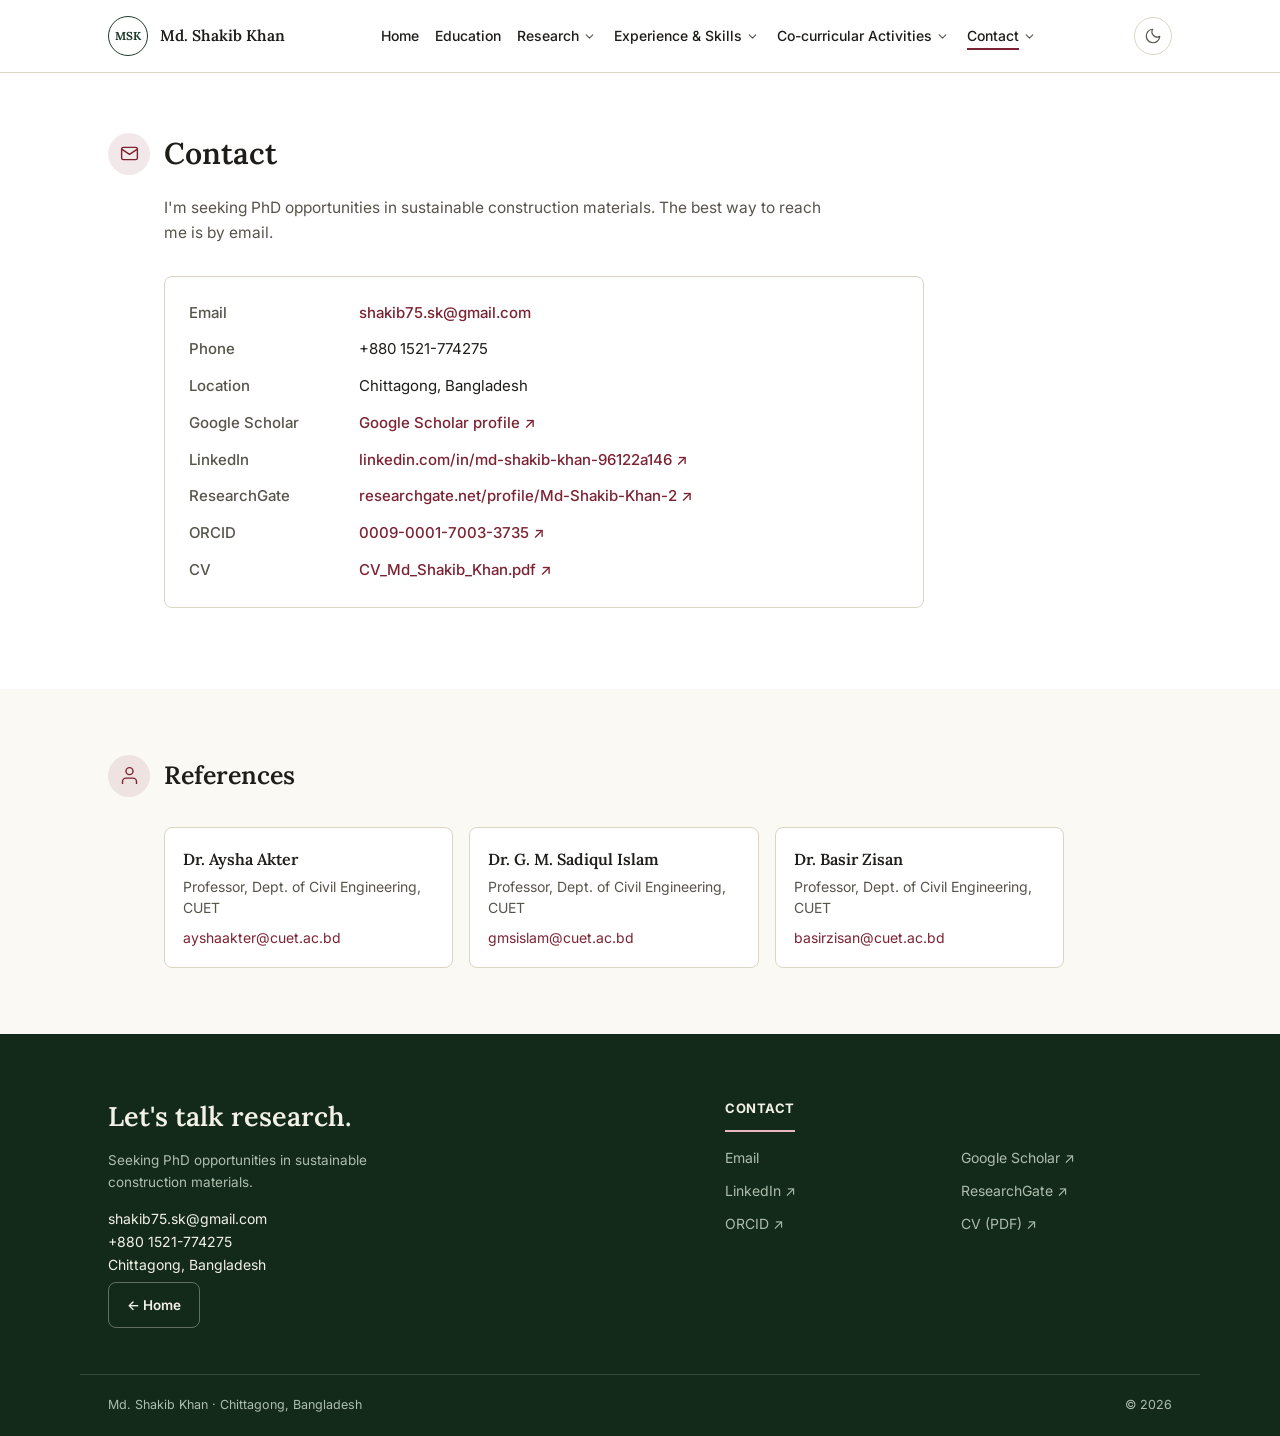
<file: contact.html>
<!DOCTYPE html>
<html lang="en">
<head>
<meta charset="UTF-8">
<meta name="viewport" content="width=device-width, initial-scale=1.0">
<title>Contact — Md Shakib Khan</title>
<meta name="description" content="Contact details and academic references for Md Shakib Khan, Lecturer in Civil Engineering, Bangladesh Military Academy.">
<link rel="canonical" href="https://shakib915.github.io/portfolio/contact.html">
<meta name="author" content="Md Shakib Khan">
<meta property="og:type" content="website">
<meta property="og:title" content="Contact — Md Shakib Khan">
<meta property="og:description" content="Contact details and academic references for Md Shakib Khan, Lecturer in Civil Engineering, Bangladesh Military Academy.">
<meta property="og:url" content="https://shakib915.github.io/portfolio/contact.html">
<meta property="og:image" content="https://shakib915.github.io/portfolio/Md_Shakib_Khan_Photo.jpg">
<meta name="twitter:card" content="summary">
<link rel="preconnect" href="https://fonts.googleapis.com">
<link rel="preconnect" href="https://fonts.gstatic.com" crossorigin>
<link href="https://fonts.googleapis.com/css2?family=Lora:ital,wght@0,500;0,600;0,700;1,500&family=Inter:wght@400;500;600;700&family=IBM+Plex+Mono:wght@500&display=swap" rel="stylesheet">
<script>
  (function(){
    try{
      var t = localStorage.getItem('theme');
      if(t === 'dark' || (!t && window.matchMedia('(prefers-color-scheme: dark)').matches)){ document.documentElement.setAttribute('data-theme','dark'); }
    }catch(e){}
    document.documentElement.classList.add('js');
  })();
</script>
<link rel="stylesheet" href="style.css?v=8">
</head>
<body>

<nav class="nav">
  <div class="wrap">
    <a href="index.html" class="brand">
      <span class="seal"><span>MSK</span></span>
      <span class="brand-name">Md. Shakib Khan</span>
    </a>
    <ul class="nav-links">
      <li><a href="index.html">Home</a></li>
      <li><a href="education.html">Education</a></li>
      <li class="has-sub">
        <a href="research.html">Research</a>
        <button class="sub-toggle caret" aria-expanded="false" aria-label="Show Research sections"><svg viewBox="0 0 24 24" fill="none" stroke="currentColor" stroke-width="2" stroke-linecap="round" stroke-linejoin="round"><polyline points="6 9 12 15 18 9"/></svg></button>
        <ul class="sub">
          <li><a href="research.html#research">Research Experience</a></li>
          <li><a href="research.html#publications">Publications</a></li>
        </ul>
      </li>
      <li class="has-sub">
        <a href="experience.html">Experience &amp; Skills</a>
        <button class="sub-toggle caret" aria-expanded="false" aria-label="Show Experience &amp; Skills sections"><svg viewBox="0 0 24 24" fill="none" stroke="currentColor" stroke-width="2" stroke-linecap="round" stroke-linejoin="round"><polyline points="6 9 12 15 18 9"/></svg></button>
        <ul class="sub">
          <li><a href="experience.html#teaching">Teaching Experience</a></li>
          <li><a href="experience.html#training">Internship, Field Work &amp; Training</a></li>
          <li><a href="experience.html#skills">Skills</a></li>
        </ul>
      </li>
      <li class="has-sub">
        <a href="activities.html">Co-curricular Activities</a>
        <button class="sub-toggle caret" aria-expanded="false" aria-label="Show Co-curricular Activities sections"><svg viewBox="0 0 24 24" fill="none" stroke="currentColor" stroke-width="2" stroke-linecap="round" stroke-linejoin="round"><polyline points="6 9 12 15 18 9"/></svg></button>
        <ul class="sub">
          <li><a href="activities.html#leadership">Leadership Roles</a></li>
          <li><a href="activities.html#honors">Honors &amp; Achievements</a></li>
          <li><a href="activities.html#other-roles">Other Roles &amp; Memberships</a></li>
        </ul>
      </li>
      <li class="has-sub">
        <a href="contact.html" class="active" aria-current="page">Contact</a>
        <button class="sub-toggle caret" aria-expanded="false" aria-label="Show Contact sections"><svg viewBox="0 0 24 24" fill="none" stroke="currentColor" stroke-width="2" stroke-linecap="round" stroke-linejoin="round"><polyline points="6 9 12 15 18 9"/></svg></button>
        <ul class="sub">
          <li><a href="contact.html#contact">Contact Details</a></li>
          <li><a href="contact.html#references">References</a></li>
        </ul>
      </li>
    </ul>
    <div class="nav-right">
      <button class="theme-btn" id="theme-toggle" aria-label="Toggle dark mode">
        <svg class="moon" viewBox="0 0 24 24" fill="none" stroke="currentColor" stroke-width="1.6" stroke-linecap="round" stroke-linejoin="round"><path d="M21 12.5A9 9 0 1 1 11.5 3a7 7 0 0 0 9.5 9.5z"/></svg>
        <svg class="sun" viewBox="0 0 24 24" fill="none" stroke="currentColor" stroke-width="1.6" stroke-linecap="round" stroke-linejoin="round"><circle cx="12" cy="12" r="4"/><line x1="12" y1="2" x2="12" y2="4"/><line x1="12" y1="20" x2="12" y2="22"/><line x1="4" y1="12" x2="2" y2="12"/><line x1="22" y1="12" x2="20" y2="12"/><line x1="5" y1="5" x2="6.5" y2="6.5"/><line x1="17.5" y1="17.5" x2="19" y2="19"/><line x1="19" y1="5" x2="17.5" y2="6.5"/><line x1="6.5" y1="17.5" x2="5" y2="19"/></svg>
      </button>
      <button class="menu-btn" id="menu-toggle" aria-label="Open menu" aria-expanded="false" aria-controls="mobile-menu">
        <svg viewBox="0 0 24 24" fill="none" stroke="currentColor" stroke-width="1.7" stroke-linecap="round"><line x1="4" y1="7" x2="20" y2="7"/><line x1="4" y1="12" x2="20" y2="12"/><line x1="4" y1="17" x2="20" y2="17"/></svg>
      </button>
    </div>
  </div>
  <div class="mobile-menu" id="mobile-menu">
    <div class="wrap">
      <ul class="m-list">
        <li class="m-page"><a href="index.html">Home</a></li>
        <li class="m-page"><a href="education.html">Education</a></li>
        <li class="m-page"><a href="research.html">Research</a>
          <ul class="m-sub">
            <li><a href="research.html#research">Research Experience</a></li>
            <li><a href="research.html#publications">Publications</a></li>
          </ul>
        </li>
        <li class="m-page"><a href="experience.html">Experience &amp; Skills</a>
          <ul class="m-sub">
            <li><a href="experience.html#teaching">Teaching Experience</a></li>
            <li><a href="experience.html#training">Internship, Field Work &amp; Training</a></li>
            <li><a href="experience.html#skills">Skills</a></li>
          </ul>
        </li>
        <li class="m-page"><a href="activities.html">Co-curricular Activities</a>
          <ul class="m-sub">
            <li><a href="activities.html#leadership">Leadership Roles</a></li>
            <li><a href="activities.html#honors">Honors &amp; Achievements</a></li>
            <li><a href="activities.html#other-roles">Other Roles &amp; Memberships</a></li>
          </ul>
        </li>
        <li class="m-page"><a href="contact.html" class="active" aria-current="page">Contact</a>
          <ul class="m-sub">
            <li><a href="contact.html#contact">Contact Details</a></li>
            <li><a href="contact.html#references">References</a></li>
          </ul>
        </li>
      </ul>
    </div>
  </div>
</nav>

<main>
  <section class="section page-top" id="contact">
    <div class="wrap">
      <div class="section-title reveal" style="--i:0">
        <span class="icon-badge"><svg viewBox="0 0 24 24" fill="none" stroke="currentColor" stroke-width="1.6" stroke-linecap="round" stroke-linejoin="round"><rect x="3" y="5" width="18" height="14" rx="2"/><path d="M3 7l9 6 9-6"/></svg></span>
        <h1>Contact</h1>
      </div>
      <p class="page-intro reveal" style="--i:1">I'm seeking PhD opportunities in sustainable construction materials. The best way to reach me is by email.</p>
      <div class="section-body">
        <dl class="contact-card reveal" style="--i:2">
          <dt>Email</dt><dd><a class="link" href="mailto:shakib75.sk@gmail.com">shakib75.sk@gmail.com</a></dd>
          <dt>Phone</dt><dd>+880 1521-774275</dd>
          <dt>Location</dt><dd>Chittagong, Bangladesh</dd>
          <dt>Google Scholar</dt><dd><a class="link" href="https://scholar.google.com/citations?user=vq5zdWAAAAAJ&amp;hl=en" target="_blank" rel="noopener">Google Scholar profile ↗</a></dd>
          <dt>LinkedIn</dt><dd><a class="link" href="https://www.linkedin.com/in/md-shakib-khan-96122a146" target="_blank" rel="noopener">linkedin.com/in/md-shakib-khan-96122a146 ↗</a></dd>
          <dt>ResearchGate</dt><dd><a class="link" href="https://www.researchgate.net/profile/Md-Shakib-Khan-2" target="_blank" rel="noopener">researchgate.net/profile/Md-Shakib-Khan-2 ↗</a></dd>
          <dt>ORCID</dt><dd><a class="link" href="https://orcid.org/0009-0001-7003-3735" target="_blank" rel="noopener">0009-0001-7003-3735 ↗</a></dd>
          <dt>CV</dt><dd><a class="link" href="CV_Md_Shakib_Khan.pdf?v=20261114b" target="_blank" rel="noopener">CV_Md_Shakib_Khan.pdf ↗</a></dd>
        </dl>
      </div>
    </div>
  </section>

<!-- ============ REFERENCES ============ -->
  <section class="section alt" id="references">
    <div class="wrap">
      <div class="section-title reveal" style="--i:0">
        <span class="icon-badge">
          <svg viewBox="0 0 24 24" fill="none" stroke="currentColor" stroke-width="1.6" stroke-linecap="round" stroke-linejoin="round"><path d="M20 21v-2a4 4 0 0 0-4-4H8a4 4 0 0 0-4 4v2"/><circle cx="12" cy="7" r="4"/></svg>
        </span>
        <h2>References</h2>
      </div>
      <div class="section-body">
        <div class="ref-grid">
          <div class="ref reveal" style="--i:1"><h3>Dr. Aysha Akter</h3><div class="ref-role">Professor, Dept. of Civil Engineering, CUET</div><a href="mailto:ayshaakter@cuet.ac.bd">ayshaakter@cuet.ac.bd</a></div>
          <div class="ref reveal" style="--i:2"><h3>Dr. G. M. Sadiqul Islam</h3><div class="ref-role">Professor, Dept. of Civil Engineering, CUET</div><a href="mailto:gmsislam@cuet.ac.bd">gmsislam@cuet.ac.bd</a></div>
          <div class="ref reveal" style="--i:3"><h3>Dr. Basir Zisan</h3><div class="ref-role">Professor, Dept. of Civil Engineering, CUET</div><a href="mailto:basirzisan@cuet.ac.bd">basirzisan@cuet.ac.bd</a></div>
        </div>
      </div>
    </div>
  </section>

</main>

<footer class="footer">
  <div class="wrap">
    <div class="footer-grid">
      <div class="footer-lead">
        <h2>Let's talk research.</h2>
        <p>Seeking PhD opportunities in sustainable construction materials.</p>
        <p class="contact">shakib75.sk@gmail.com<br>+880 1521-774275<br>Chittagong, Bangladesh</p>
        <a class="btn ghost-light" href="index.html">← Home</a>
      </div>
      <div class="footer-col">
        <h4>Contact</h4>
        <div class="footer-links">
          <a href="mailto:shakib75.sk@gmail.com">Email</a>
          <a href="https://scholar.google.com/citations?user=vq5zdWAAAAAJ&amp;hl=en" target="_blank" rel="noopener">Google Scholar ↗</a>
          <a href="https://www.linkedin.com/in/md-shakib-khan-96122a146" target="_blank" rel="noopener">LinkedIn ↗</a>
          <a href="https://www.researchgate.net/profile/Md-Shakib-Khan-2" target="_blank" rel="noopener">ResearchGate ↗</a>
          <a href="https://orcid.org/0009-0001-7003-3735" target="_blank" rel="noopener">ORCID ↗</a>
          <a href="CV_Md_Shakib_Khan.pdf?v=20261114b" target="_blank" rel="noopener">CV (PDF) ↗</a>
        </div>
      </div>
    </div>
  </div>
  <div class="footer-bottom">
    <span>Md. Shakib Khan · Chittagong, Bangladesh</span>
    <span>&copy; 2026</span>
  </div>
</footer>

<script src="main.js?v=2"></script>
<script>
  initReveal();
</script>

</body>
</html>
</file>
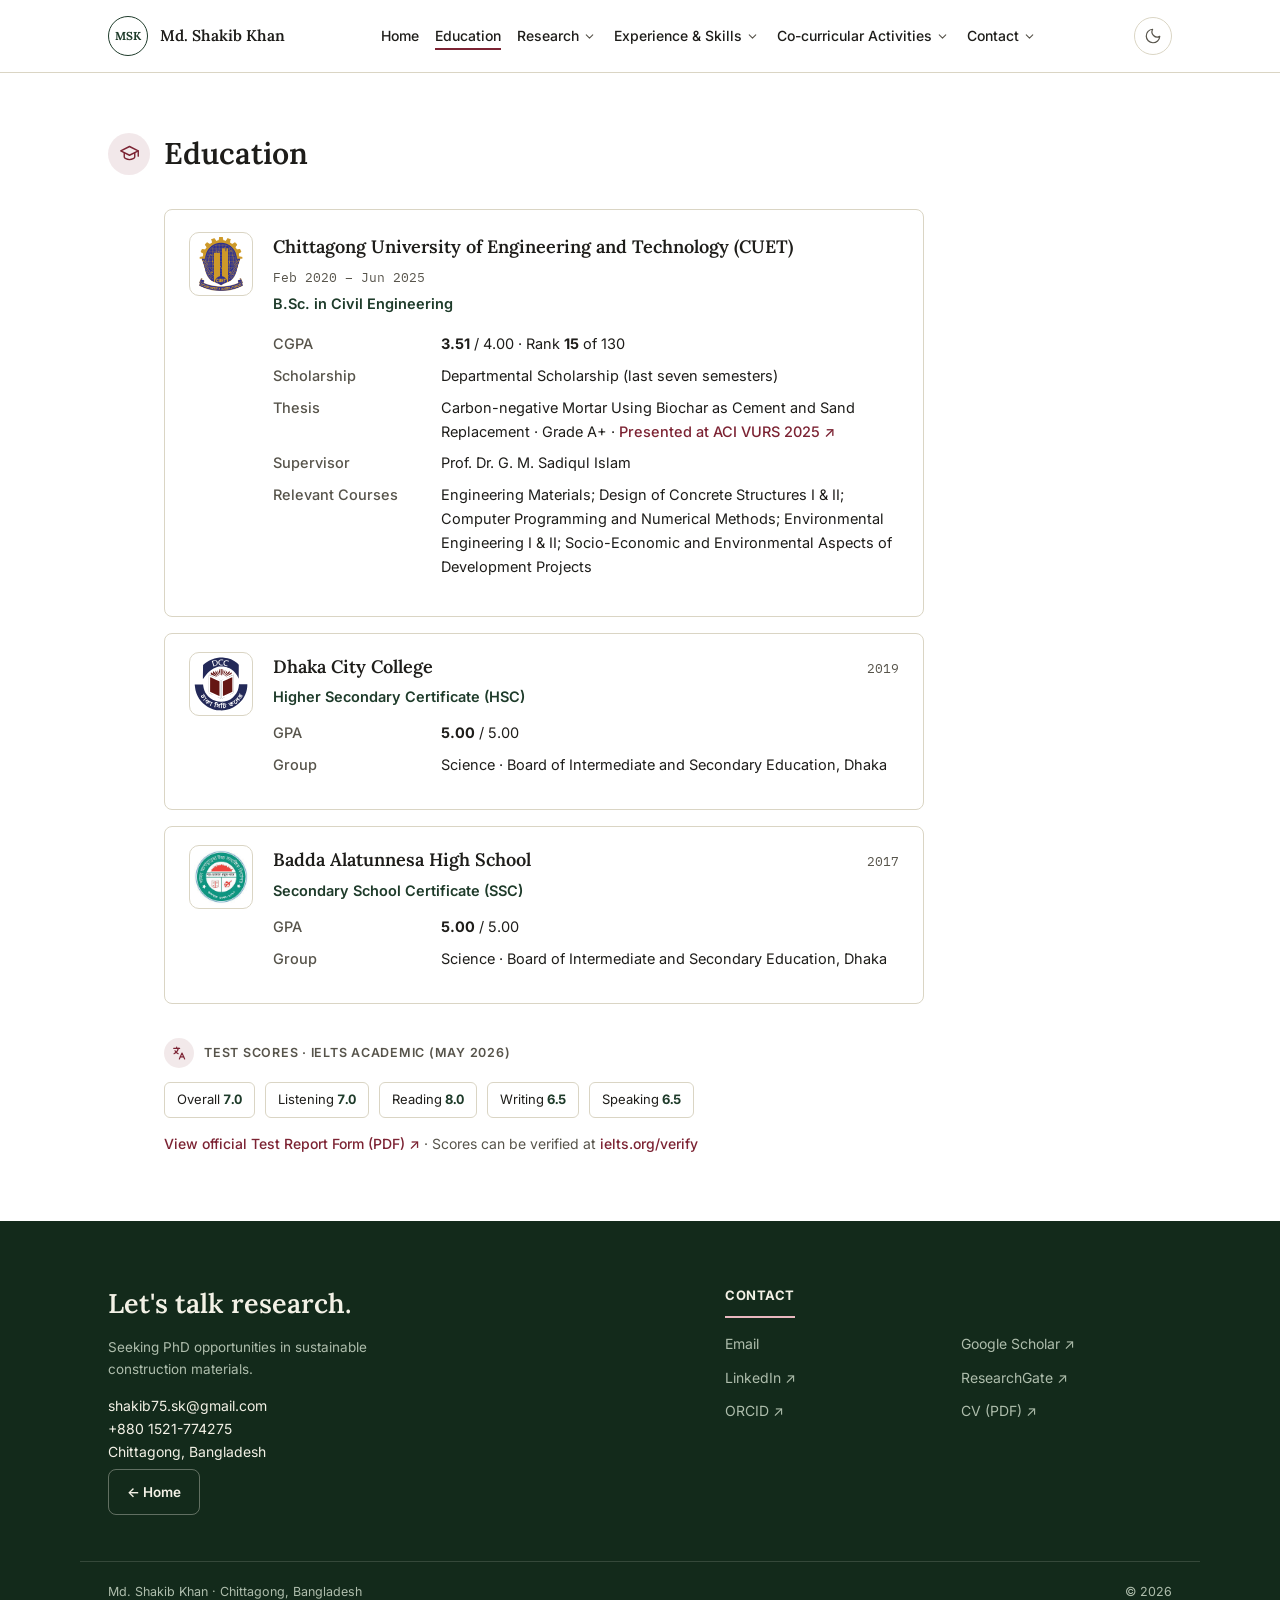
<file: education.html>
<!DOCTYPE html>
<html lang="en">
<head>
<meta charset="UTF-8">
<meta name="viewport" content="width=device-width, initial-scale=1.0">
<title>Education — Md Shakib Khan, B.Sc. Civil Engineering, CUET</title>
<meta name="description" content="Education of Md Shakib Khan: B.Sc. in Civil Engineering from Chittagong University of Engineering and Technology (CUET), HSC (Dhaka City College), SSC, and IELTS scores.">
<link rel="canonical" href="https://shakib915.github.io/portfolio/education.html">
<meta name="author" content="Md Shakib Khan">
<meta property="og:type" content="website">
<meta property="og:title" content="Education — Md Shakib Khan, B.Sc. Civil Engineering, CUET">
<meta property="og:description" content="Education of Md Shakib Khan: B.Sc. in Civil Engineering from Chittagong University of Engineering and Technology (CUET), HSC (Dhaka City College), SSC, and IELTS scores.">
<meta property="og:url" content="https://shakib915.github.io/portfolio/education.html">
<meta property="og:image" content="https://shakib915.github.io/portfolio/Md_Shakib_Khan_Photo.jpg">
<meta name="twitter:card" content="summary">
<link rel="preconnect" href="https://fonts.googleapis.com">
<link rel="preconnect" href="https://fonts.gstatic.com" crossorigin>
<link href="https://fonts.googleapis.com/css2?family=Lora:ital,wght@0,500;0,600;0,700;1,500&family=Inter:wght@400;500;600;700&family=IBM+Plex+Mono:wght@500&display=swap" rel="stylesheet">
<script>
  (function(){
    try{
      var t = localStorage.getItem('theme');
      if(t === 'dark' || (!t && window.matchMedia('(prefers-color-scheme: dark)').matches)){ document.documentElement.setAttribute('data-theme','dark'); }
    }catch(e){}
    document.documentElement.classList.add('js');
  })();
</script>
<link rel="stylesheet" href="style.css?v=8">
</head>
<body>

<nav class="nav">
  <div class="wrap">
    <a href="index.html" class="brand">
      <span class="seal"><span>MSK</span></span>
      <span class="brand-name">Md. Shakib Khan</span>
    </a>
    <ul class="nav-links">
      <li><a href="index.html">Home</a></li>
      <li><a href="education.html" class="active" aria-current="page">Education</a></li>
      <li class="has-sub">
        <a href="research.html">Research</a>
        <button class="sub-toggle caret" aria-expanded="false" aria-label="Show Research sections"><svg viewBox="0 0 24 24" fill="none" stroke="currentColor" stroke-width="2" stroke-linecap="round" stroke-linejoin="round"><polyline points="6 9 12 15 18 9"/></svg></button>
        <ul class="sub">
          <li><a href="research.html#research">Research Experience</a></li>
          <li><a href="research.html#publications">Publications</a></li>
        </ul>
      </li>
      <li class="has-sub">
        <a href="experience.html">Experience &amp; Skills</a>
        <button class="sub-toggle caret" aria-expanded="false" aria-label="Show Experience &amp; Skills sections"><svg viewBox="0 0 24 24" fill="none" stroke="currentColor" stroke-width="2" stroke-linecap="round" stroke-linejoin="round"><polyline points="6 9 12 15 18 9"/></svg></button>
        <ul class="sub">
          <li><a href="experience.html#teaching">Teaching Experience</a></li>
          <li><a href="experience.html#training">Internship, Field Work &amp; Training</a></li>
          <li><a href="experience.html#skills">Skills</a></li>
        </ul>
      </li>
      <li class="has-sub">
        <a href="activities.html">Co-curricular Activities</a>
        <button class="sub-toggle caret" aria-expanded="false" aria-label="Show Co-curricular Activities sections"><svg viewBox="0 0 24 24" fill="none" stroke="currentColor" stroke-width="2" stroke-linecap="round" stroke-linejoin="round"><polyline points="6 9 12 15 18 9"/></svg></button>
        <ul class="sub">
          <li><a href="activities.html#leadership">Leadership Roles</a></li>
          <li><a href="activities.html#honors">Honors &amp; Achievements</a></li>
          <li><a href="activities.html#other-roles">Other Roles &amp; Memberships</a></li>
        </ul>
      </li>
      <li class="has-sub">
        <a href="contact.html">Contact</a>
        <button class="sub-toggle caret" aria-expanded="false" aria-label="Show Contact sections"><svg viewBox="0 0 24 24" fill="none" stroke="currentColor" stroke-width="2" stroke-linecap="round" stroke-linejoin="round"><polyline points="6 9 12 15 18 9"/></svg></button>
        <ul class="sub">
          <li><a href="contact.html#contact">Contact Details</a></li>
          <li><a href="contact.html#references">References</a></li>
        </ul>
      </li>
    </ul>
    <div class="nav-right">
      <button class="theme-btn" id="theme-toggle" aria-label="Toggle dark mode">
        <svg class="moon" viewBox="0 0 24 24" fill="none" stroke="currentColor" stroke-width="1.6" stroke-linecap="round" stroke-linejoin="round"><path d="M21 12.5A9 9 0 1 1 11.5 3a7 7 0 0 0 9.5 9.5z"/></svg>
        <svg class="sun" viewBox="0 0 24 24" fill="none" stroke="currentColor" stroke-width="1.6" stroke-linecap="round" stroke-linejoin="round"><circle cx="12" cy="12" r="4"/><line x1="12" y1="2" x2="12" y2="4"/><line x1="12" y1="20" x2="12" y2="22"/><line x1="4" y1="12" x2="2" y2="12"/><line x1="22" y1="12" x2="20" y2="12"/><line x1="5" y1="5" x2="6.5" y2="6.5"/><line x1="17.5" y1="17.5" x2="19" y2="19"/><line x1="19" y1="5" x2="17.5" y2="6.5"/><line x1="6.5" y1="17.5" x2="5" y2="19"/></svg>
      </button>
      <button class="menu-btn" id="menu-toggle" aria-label="Open menu" aria-expanded="false" aria-controls="mobile-menu">
        <svg viewBox="0 0 24 24" fill="none" stroke="currentColor" stroke-width="1.7" stroke-linecap="round"><line x1="4" y1="7" x2="20" y2="7"/><line x1="4" y1="12" x2="20" y2="12"/><line x1="4" y1="17" x2="20" y2="17"/></svg>
      </button>
    </div>
  </div>
  <div class="mobile-menu" id="mobile-menu">
    <div class="wrap">
      <ul class="m-list">
        <li class="m-page"><a href="index.html">Home</a></li>
        <li class="m-page"><a href="education.html" class="active" aria-current="page">Education</a></li>
        <li class="m-page"><a href="research.html">Research</a>
          <ul class="m-sub">
            <li><a href="research.html#research">Research Experience</a></li>
            <li><a href="research.html#publications">Publications</a></li>
          </ul>
        </li>
        <li class="m-page"><a href="experience.html">Experience &amp; Skills</a>
          <ul class="m-sub">
            <li><a href="experience.html#teaching">Teaching Experience</a></li>
            <li><a href="experience.html#training">Internship, Field Work &amp; Training</a></li>
            <li><a href="experience.html#skills">Skills</a></li>
          </ul>
        </li>
        <li class="m-page"><a href="activities.html">Co-curricular Activities</a>
          <ul class="m-sub">
            <li><a href="activities.html#leadership">Leadership Roles</a></li>
            <li><a href="activities.html#honors">Honors &amp; Achievements</a></li>
            <li><a href="activities.html#other-roles">Other Roles &amp; Memberships</a></li>
          </ul>
        </li>
        <li class="m-page"><a href="contact.html">Contact</a>
          <ul class="m-sub">
            <li><a href="contact.html#contact">Contact Details</a></li>
            <li><a href="contact.html#references">References</a></li>
          </ul>
        </li>
      </ul>
    </div>
  </div>
</nav>

<main>
  <section class="section page-top" id="education">
    <div class="wrap">
      <div class="section-title reveal" style="--i:0">
        <span class="icon-badge"><svg viewBox="0 0 24 24" fill="none" stroke="currentColor" stroke-width="1.6" stroke-linecap="round" stroke-linejoin="round"><path d="M2 9L12 4l10 5-10 5L2 9z"/><path d="M6 11v5c0 1.2 2.7 3 6 3s6-1.8 6-3v-5"/><path d="M22 9v6"/></svg></span>
        <h1>Education</h1>
      </div>
      <div class="section-body">
        <div class="edu-stack">
        <div class="edu-card with-logo reveal" id="bsc" style="--i:1">
          <img class="edu-logo" src="logo-cuet.png" alt="Chittagong University of Engineering and Technology (CUET) logo" width="64" height="64" loading="lazy">
          <div class="edu-body">
          <div class="edu-head">
            <h3>Chittagong University of Engineering and Technology (CUET)</h3>
            <span class="when">Feb 2020 – Jun 2025</span>
          </div>
          <div class="edu-deg">B.Sc. in Civil Engineering</div>
          <dl class="kv">
            <dt>CGPA</dt><dd><b>3.51</b> / 4.00 · Rank <b>15</b> of 130</dd>
            <dt>Scholarship</dt><dd>Departmental Scholarship (last seven semesters)</dd>
            <dt>Thesis</dt><dd>Carbon-negative Mortar Using Biochar as Cement and Sand Replacement · Grade A+ · <a class="link" href="https://www.youtube.com/watch?v=tkfhOT5APsc" target="_blank" rel="noopener">Presented at ACI VURS 2025 ↗</a></dd>
            <dt>Supervisor</dt><dd>Prof. Dr. G. M. Sadiqul Islam</dd>
            <dt>Relevant Courses</dt><dd>Engineering Materials; Design of Concrete Structures I &amp; II; Computer Programming and Numerical Methods; Environmental Engineering I &amp; II; Socio-Economic and Environmental Aspects of Development Projects</dd>
          </dl>
          </div>
        </div>
        <div class="edu-card with-logo compact reveal" id="hsc" style="--i:2">
          <img class="edu-logo" src="logo-dhaka-city-college.svg" alt="Dhaka City College seal" width="64" height="64" loading="lazy">
          <div class="edu-body">
          <div class="edu-head">
            <h3>Dhaka City College</h3>
            <span class="when">2019</span>
          </div>
          <div class="edu-deg">Higher Secondary Certificate (HSC)</div>
          <dl class="kv">
            <dt>GPA</dt><dd><b>5.00</b> / 5.00</dd>
            <dt>Group</dt><dd>Science · Board of Intermediate and Secondary Education, Dhaka</dd>
          </dl>
          </div>
        </div>
        <div class="edu-card with-logo compact reveal" id="ssc" style="--i:3">
          <img class="edu-logo" src="logo-badda-alatunnesa.png" alt="Badda Alatunnesa High School logo" width="64" height="64" loading="lazy">
          <div class="edu-body">
          <div class="edu-head">
            <h3>Badda Alatunnesa High School</h3>
            <span class="when">2017</span>
          </div>
          <div class="edu-deg">Secondary School Certificate (SSC)</div>
          <dl class="kv">
            <dt>GPA</dt><dd><b>5.00</b> / 5.00</dd>
            <dt>Group</dt><dd>Science · Board of Intermediate and Secondary Education, Dhaka</dd>
          </dl>
          </div>
        </div>
        </div>
        <div class="block reveal" id="ielts" style="--i:4">
          <div class="group-label with-icon" style="margin-top:34px;"><span class="mini-badge" aria-hidden="true"><svg viewBox="0 0 24 24" fill="none" stroke="currentColor" stroke-width="1.7" stroke-linecap="round" stroke-linejoin="round"><path d="M4 5h9"/><path d="M8.5 3v2"/><path d="M11 5c-.8 3.8-3.3 6.7-6.5 8"/><path d="M6 8.5c1 1.9 2.7 3.5 4.8 4.5"/><path d="M12.5 21l4-9 4 9"/><path d="M14 17.8h5"/></svg></span>Test scores · IELTS Academic (May 2026)</div>
          <div class="ielts">
            <span>Overall <b>7.0</b></span>
            <span>Listening <b>7.0</b></span>
            <span>Reading <b>8.0</b></span>
            <span>Writing <b>6.5</b></span>
            <span>Speaking <b>6.5</b></span>
          </div>
          <p class="ielts-note"><a class="link" href="IELTS_Test_Report_Form.pdf" target="_blank" rel="noopener">View official Test Report Form (PDF) ↗</a><span> · Scores can be verified at <a class="link" href="https://ielts.org/verify" target="_blank" rel="noopener">ielts.org/verify</a></span></p>
        </div>
      </div>
    </div>
  </section>

</main>

<footer class="footer">
  <div class="wrap">
    <div class="footer-grid">
      <div class="footer-lead">
        <h2>Let's talk research.</h2>
        <p>Seeking PhD opportunities in sustainable construction materials.</p>
        <p class="contact">shakib75.sk@gmail.com<br>+880 1521-774275<br>Chittagong, Bangladesh</p>
        <a class="btn ghost-light" href="index.html">← Home</a>
      </div>
      <div class="footer-col">
        <h4>Contact</h4>
        <div class="footer-links">
          <a href="mailto:shakib75.sk@gmail.com">Email</a>
          <a href="https://scholar.google.com/citations?user=vq5zdWAAAAAJ&amp;hl=en" target="_blank" rel="noopener">Google Scholar ↗</a>
          <a href="https://www.linkedin.com/in/md-shakib-khan-96122a146" target="_blank" rel="noopener">LinkedIn ↗</a>
          <a href="https://www.researchgate.net/profile/Md-Shakib-Khan-2" target="_blank" rel="noopener">ResearchGate ↗</a>
          <a href="https://orcid.org/0009-0001-7003-3735" target="_blank" rel="noopener">ORCID ↗</a>
          <a href="CV_Md_Shakib_Khan.pdf?v=20261114b" target="_blank" rel="noopener">CV (PDF) ↗</a>
        </div>
      </div>
    </div>
  </div>
  <div class="footer-bottom">
    <span>Md. Shakib Khan · Chittagong, Bangladesh</span>
    <span>&copy; 2026</span>
  </div>
</footer>

<script src="main.js?v=2"></script>
<script>
  initReveal();
</script>

</body>
</html>
</file>
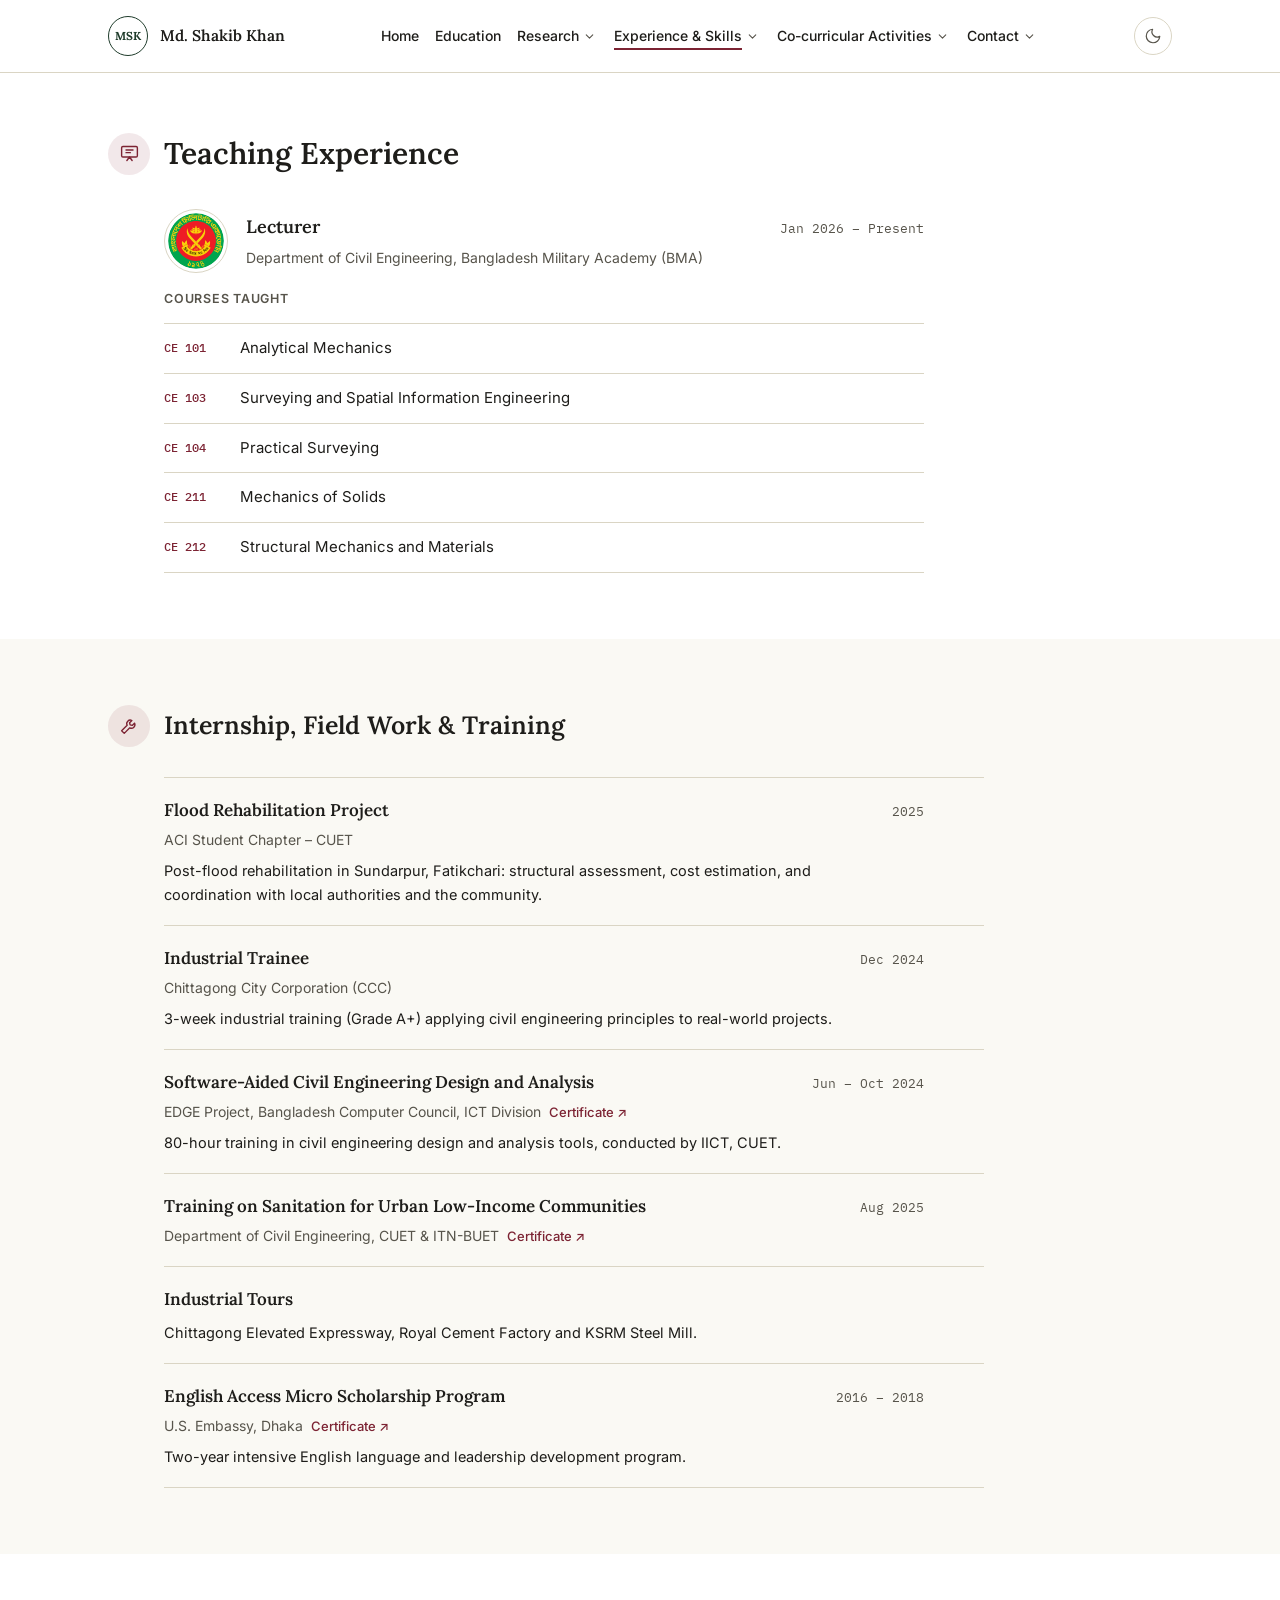
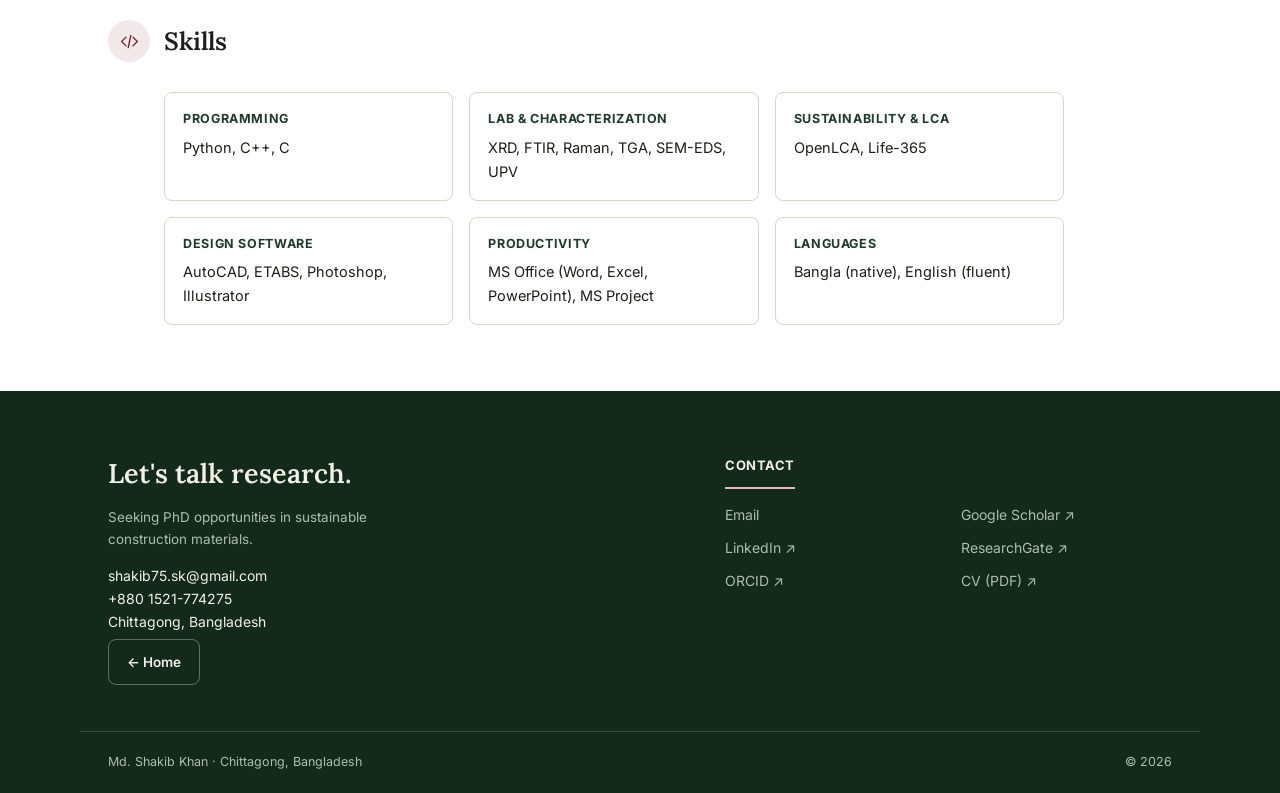
<file: experience.html>
<!DOCTYPE html>
<html lang="en">
<head>
<meta charset="UTF-8">
<meta name="viewport" content="width=device-width, initial-scale=1.0">
<title>Experience and Skills — Md Shakib Khan</title>
<meta name="description" content="Teaching experience of Md Shakib Khan at Bangladesh Military Academy, internships, field work, training and technical skills.">
<link rel="canonical" href="https://shakib915.github.io/portfolio/experience.html">
<meta name="author" content="Md Shakib Khan">
<meta property="og:type" content="website">
<meta property="og:title" content="Experience and Skills — Md Shakib Khan">
<meta property="og:description" content="Teaching experience of Md Shakib Khan at Bangladesh Military Academy, internships, field work, training and technical skills.">
<meta property="og:url" content="https://shakib915.github.io/portfolio/experience.html">
<meta property="og:image" content="https://shakib915.github.io/portfolio/Md_Shakib_Khan_Photo.jpg">
<meta name="twitter:card" content="summary">
<link rel="preconnect" href="https://fonts.googleapis.com">
<link rel="preconnect" href="https://fonts.gstatic.com" crossorigin>
<link href="https://fonts.googleapis.com/css2?family=Lora:ital,wght@0,500;0,600;0,700;1,500&family=Inter:wght@400;500;600;700&family=IBM+Plex+Mono:wght@500&display=swap" rel="stylesheet">
<script>
  (function(){
    try{
      var t = localStorage.getItem('theme');
      if(t === 'dark' || (!t && window.matchMedia('(prefers-color-scheme: dark)').matches)){ document.documentElement.setAttribute('data-theme','dark'); }
    }catch(e){}
    document.documentElement.classList.add('js');
  })();
</script>
<link rel="stylesheet" href="style.css?v=8">
</head>
<body>

<nav class="nav">
  <div class="wrap">
    <a href="index.html" class="brand">
      <span class="seal"><span>MSK</span></span>
      <span class="brand-name">Md. Shakib Khan</span>
    </a>
    <ul class="nav-links">
      <li><a href="index.html">Home</a></li>
      <li><a href="education.html">Education</a></li>
      <li class="has-sub">
        <a href="research.html">Research</a>
        <button class="sub-toggle caret" aria-expanded="false" aria-label="Show Research sections"><svg viewBox="0 0 24 24" fill="none" stroke="currentColor" stroke-width="2" stroke-linecap="round" stroke-linejoin="round"><polyline points="6 9 12 15 18 9"/></svg></button>
        <ul class="sub">
          <li><a href="research.html#research">Research Experience</a></li>
          <li><a href="research.html#publications">Publications</a></li>
        </ul>
      </li>
      <li class="has-sub">
        <a href="experience.html" class="active" aria-current="page">Experience &amp; Skills</a>
        <button class="sub-toggle caret" aria-expanded="false" aria-label="Show Experience &amp; Skills sections"><svg viewBox="0 0 24 24" fill="none" stroke="currentColor" stroke-width="2" stroke-linecap="round" stroke-linejoin="round"><polyline points="6 9 12 15 18 9"/></svg></button>
        <ul class="sub">
          <li><a href="experience.html#teaching">Teaching Experience</a></li>
          <li><a href="experience.html#training">Internship, Field Work &amp; Training</a></li>
          <li><a href="experience.html#skills">Skills</a></li>
        </ul>
      </li>
      <li class="has-sub">
        <a href="activities.html">Co-curricular Activities</a>
        <button class="sub-toggle caret" aria-expanded="false" aria-label="Show Co-curricular Activities sections"><svg viewBox="0 0 24 24" fill="none" stroke="currentColor" stroke-width="2" stroke-linecap="round" stroke-linejoin="round"><polyline points="6 9 12 15 18 9"/></svg></button>
        <ul class="sub">
          <li><a href="activities.html#leadership">Leadership Roles</a></li>
          <li><a href="activities.html#honors">Honors &amp; Achievements</a></li>
          <li><a href="activities.html#other-roles">Other Roles &amp; Memberships</a></li>
        </ul>
      </li>
      <li class="has-sub">
        <a href="contact.html">Contact</a>
        <button class="sub-toggle caret" aria-expanded="false" aria-label="Show Contact sections"><svg viewBox="0 0 24 24" fill="none" stroke="currentColor" stroke-width="2" stroke-linecap="round" stroke-linejoin="round"><polyline points="6 9 12 15 18 9"/></svg></button>
        <ul class="sub">
          <li><a href="contact.html#contact">Contact Details</a></li>
          <li><a href="contact.html#references">References</a></li>
        </ul>
      </li>
    </ul>
    <div class="nav-right">
      <button class="theme-btn" id="theme-toggle" aria-label="Toggle dark mode">
        <svg class="moon" viewBox="0 0 24 24" fill="none" stroke="currentColor" stroke-width="1.6" stroke-linecap="round" stroke-linejoin="round"><path d="M21 12.5A9 9 0 1 1 11.5 3a7 7 0 0 0 9.5 9.5z"/></svg>
        <svg class="sun" viewBox="0 0 24 24" fill="none" stroke="currentColor" stroke-width="1.6" stroke-linecap="round" stroke-linejoin="round"><circle cx="12" cy="12" r="4"/><line x1="12" y1="2" x2="12" y2="4"/><line x1="12" y1="20" x2="12" y2="22"/><line x1="4" y1="12" x2="2" y2="12"/><line x1="22" y1="12" x2="20" y2="12"/><line x1="5" y1="5" x2="6.5" y2="6.5"/><line x1="17.5" y1="17.5" x2="19" y2="19"/><line x1="19" y1="5" x2="17.5" y2="6.5"/><line x1="6.5" y1="17.5" x2="5" y2="19"/></svg>
      </button>
      <button class="menu-btn" id="menu-toggle" aria-label="Open menu" aria-expanded="false" aria-controls="mobile-menu">
        <svg viewBox="0 0 24 24" fill="none" stroke="currentColor" stroke-width="1.7" stroke-linecap="round"><line x1="4" y1="7" x2="20" y2="7"/><line x1="4" y1="12" x2="20" y2="12"/><line x1="4" y1="17" x2="20" y2="17"/></svg>
      </button>
    </div>
  </div>
  <div class="mobile-menu" id="mobile-menu">
    <div class="wrap">
      <ul class="m-list">
        <li class="m-page"><a href="index.html">Home</a></li>
        <li class="m-page"><a href="education.html">Education</a></li>
        <li class="m-page"><a href="research.html">Research</a>
          <ul class="m-sub">
            <li><a href="research.html#research">Research Experience</a></li>
            <li><a href="research.html#publications">Publications</a></li>
          </ul>
        </li>
        <li class="m-page"><a href="experience.html" class="active" aria-current="page">Experience &amp; Skills</a>
          <ul class="m-sub">
            <li><a href="experience.html#teaching">Teaching Experience</a></li>
            <li><a href="experience.html#training">Internship, Field Work &amp; Training</a></li>
            <li><a href="experience.html#skills">Skills</a></li>
          </ul>
        </li>
        <li class="m-page"><a href="activities.html">Co-curricular Activities</a>
          <ul class="m-sub">
            <li><a href="activities.html#leadership">Leadership Roles</a></li>
            <li><a href="activities.html#honors">Honors &amp; Achievements</a></li>
            <li><a href="activities.html#other-roles">Other Roles &amp; Memberships</a></li>
          </ul>
        </li>
        <li class="m-page"><a href="contact.html">Contact</a>
          <ul class="m-sub">
            <li><a href="contact.html#contact">Contact Details</a></li>
            <li><a href="contact.html#references">References</a></li>
          </ul>
        </li>
      </ul>
    </div>
  </div>
</nav>

<main>
<!-- ============ EXPERIENCE ============ -->
  <section class="section page-top" id="teaching">
    <div class="wrap">
      <div class="section-title reveal" style="--i:0">
        <span class="icon-badge">
          <svg viewBox="0 0 24 24" fill="none" stroke="currentColor" stroke-width="1.6" stroke-linecap="round" stroke-linejoin="round"><rect x="3" y="4" width="18" height="12" rx="1.5"/><line x1="8" y1="8" x2="16" y2="8"/><line x1="8" y1="11" x2="13" y2="11"/><path d="M9 20l3-4 3 4"/></svg>
        </span>
        <h1>Teaching Experience</h1>
      </div>
      <div class="section-body">
        <div class="org-row reveal" style="--i:1">
          <img class="org-logo" src="bma-logo.svg" alt="Bangladesh Military Academy monogram" width="64" height="64">
          <div class="org-text">
            <div class="exp-head"><h3>Lecturer</h3><span class="when">Jan 2026 – Present</span></div>
            <div class="exp-org">Department of Civil Engineering, Bangladesh Military Academy (BMA)</div>
          </div>
        </div>
        <div class="group-label reveal" style="--i:2; margin-top:6px;">Courses Taught</div>
        <ul class="course-list">
          <li class="course-item reveal" style="--i:2"><span class="course-code">CE 101</span> Analytical Mechanics</li>
          <li class="course-item reveal" style="--i:3"><span class="course-code">CE 103</span> Surveying and Spatial Information Engineering</li>
          <li class="course-item reveal" style="--i:4"><span class="course-code">CE 104</span> Practical Surveying</li>
          <li class="course-item reveal" style="--i:5"><span class="course-code">CE 211</span> Mechanics of Solids</li>
          <li class="course-item reveal" style="--i:6"><span class="course-code">CE 212</span> Structural Mechanics and Materials</li>
        </ul>

      </div>
    </div>
  </section>

  <section class="section alt" id="training">
    <div class="wrap">
      <div class="section-title reveal" style="--i:0">
        <span class="icon-badge"><svg viewBox="0 0 24 24" fill="none" stroke="currentColor" stroke-width="1.6" stroke-linecap="round" stroke-linejoin="round"><path d="M14.7 6.3a4 4 0 0 0-5.4 5.4L3 18l3 3 6.3-6.3a4 4 0 0 0 5.4-5.4l-2.6 2.6-2.4-.6-.6-2.4 2.6-2.6z"/></svg></span>
        <h2>Internship, Field Work &amp; Training</h2>
      </div>
      <div class="section-body">
        <ul class="entry-list">
          <li class="entry reveal" style="--i:1">
            <div class="exp-head"><h3>Flood Rehabilitation Project</h3><span class="when">2025</span></div>
            <div class="exp-org">ACI Student Chapter – CUET</div>
            <p>Post-flood rehabilitation in Sundarpur, Fatikchari: structural assessment, cost estimation, and coordination with local authorities and the community.</p>
          </li>
          <li class="entry reveal" style="--i:2">
            <div class="exp-head"><h3>Industrial Trainee</h3><span class="when">Dec 2024</span></div>
            <div class="exp-org">Chittagong City Corporation (CCC)</div>
            <p>3-week industrial training (Grade A+) applying civil engineering principles to real-world projects.</p>
          </li>
          <li class="entry reveal" style="--i:3">
            <div class="exp-head"><h3>Software-Aided Civil Engineering Design and Analysis</h3><span class="when">Jun – Oct 2024</span></div>
            <div class="exp-org">EDGE Project, Bangladesh Computer Council, ICT Division <a class="link cert-link" href="https://drive.google.com/file/d/1uGXc0VrXJ2rfiKn_oz0dWUyIf99PudOL/view" target="_blank" rel="noopener">Certificate ↗</a></div>
            <p>80-hour training in civil engineering design and analysis tools, conducted by IICT, CUET.</p>
          </li>
          <li class="entry reveal" style="--i:4">
            <div class="exp-head"><h3>Training on Sanitation for Urban Low-Income Communities</h3><span class="when">Aug 2025</span></div>
            <div class="exp-org">Department of Civil Engineering, CUET &amp; ITN-BUET <a class="link cert-link" href="https://drive.google.com/file/d/1ix6SH9L0axOhmoCfMUZooFoIkI3hBCou/view" target="_blank" rel="noopener">Certificate ↗</a></div>
          </li>
          <li class="entry reveal" style="--i:5">
            <div class="exp-head"><h3>Industrial Tours</h3></div>
            <p>Chittagong Elevated Expressway, Royal Cement Factory and KSRM Steel Mill.</p>
          </li>
          <li class="entry reveal" style="--i:6">
            <div class="exp-head"><h3>English Access Micro Scholarship Program</h3><span class="when">2016 – 2018</span></div>
            <div class="exp-org">U.S. Embassy, Dhaka <a class="link cert-link" href="https://drive.google.com/file/d/10XJIegOOfeaijGGF_N2vMLzSfLr6zY8U/view" target="_blank" rel="noopener">Certificate ↗</a></div>
            <p>Two-year intensive English language and leadership development program.</p>
          </li>
        </ul>
      </div>
    </div>
  </section>

  <section class="section" id="skills">
    <div class="wrap">
      <div class="section-title reveal" style="--i:0">
        <span class="icon-badge"><svg viewBox="0 0 24 24" fill="none" stroke="currentColor" stroke-width="1.6" stroke-linecap="round" stroke-linejoin="round"><polyline points="8 7 3 12 8 17"/><polyline points="16 7 21 12 16 17"/><line x1="13.5" y1="5" x2="10.5" y2="19"/></svg></span>
        <h2>Skills</h2>
      </div>
      <div class="section-body">
        <div class="skill-grid">
          <div class="skill reveal" style="--i:1"><h3>Programming</h3><p>Python, C++, C</p></div>
          <div class="skill reveal" style="--i:2"><h3>Lab &amp; Characterization</h3><p>XRD, FTIR, Raman, TGA, SEM-EDS, UPV</p></div>
          <div class="skill reveal" style="--i:3"><h3>Sustainability &amp; LCA</h3><p>OpenLCA, Life-365</p></div>
          <div class="skill reveal" style="--i:4"><h3>Design Software</h3><p>AutoCAD, ETABS, Photoshop, Illustrator</p></div>
          <div class="skill reveal" style="--i:5"><h3>Productivity</h3><p>MS Office (Word, Excel, PowerPoint), MS Project</p></div>
          <div class="skill reveal" style="--i:6"><h3>Languages</h3><p>Bangla (native), English (fluent)</p></div>
        </div>
      </div>
    </div>
  </section>

</main>

<footer class="footer">
  <div class="wrap">
    <div class="footer-grid">
      <div class="footer-lead">
        <h2>Let's talk research.</h2>
        <p>Seeking PhD opportunities in sustainable construction materials.</p>
        <p class="contact">shakib75.sk@gmail.com<br>+880 1521-774275<br>Chittagong, Bangladesh</p>
        <a class="btn ghost-light" href="index.html">← Home</a>
      </div>
      <div class="footer-col">
        <h4>Contact</h4>
        <div class="footer-links">
          <a href="mailto:shakib75.sk@gmail.com">Email</a>
          <a href="https://scholar.google.com/citations?user=vq5zdWAAAAAJ&amp;hl=en" target="_blank" rel="noopener">Google Scholar ↗</a>
          <a href="https://www.linkedin.com/in/md-shakib-khan-96122a146" target="_blank" rel="noopener">LinkedIn ↗</a>
          <a href="https://www.researchgate.net/profile/Md-Shakib-Khan-2" target="_blank" rel="noopener">ResearchGate ↗</a>
          <a href="https://orcid.org/0009-0001-7003-3735" target="_blank" rel="noopener">ORCID ↗</a>
          <a href="CV_Md_Shakib_Khan.pdf?v=20261114b" target="_blank" rel="noopener">CV (PDF) ↗</a>
        </div>
      </div>
    </div>
  </div>
  <div class="footer-bottom">
    <span>Md. Shakib Khan · Chittagong, Bangladesh</span>
    <span>&copy; 2026</span>
  </div>
</footer>

<script src="main.js?v=2"></script>
<script>
  initReveal();
</script>

</body>
</html>
</file>
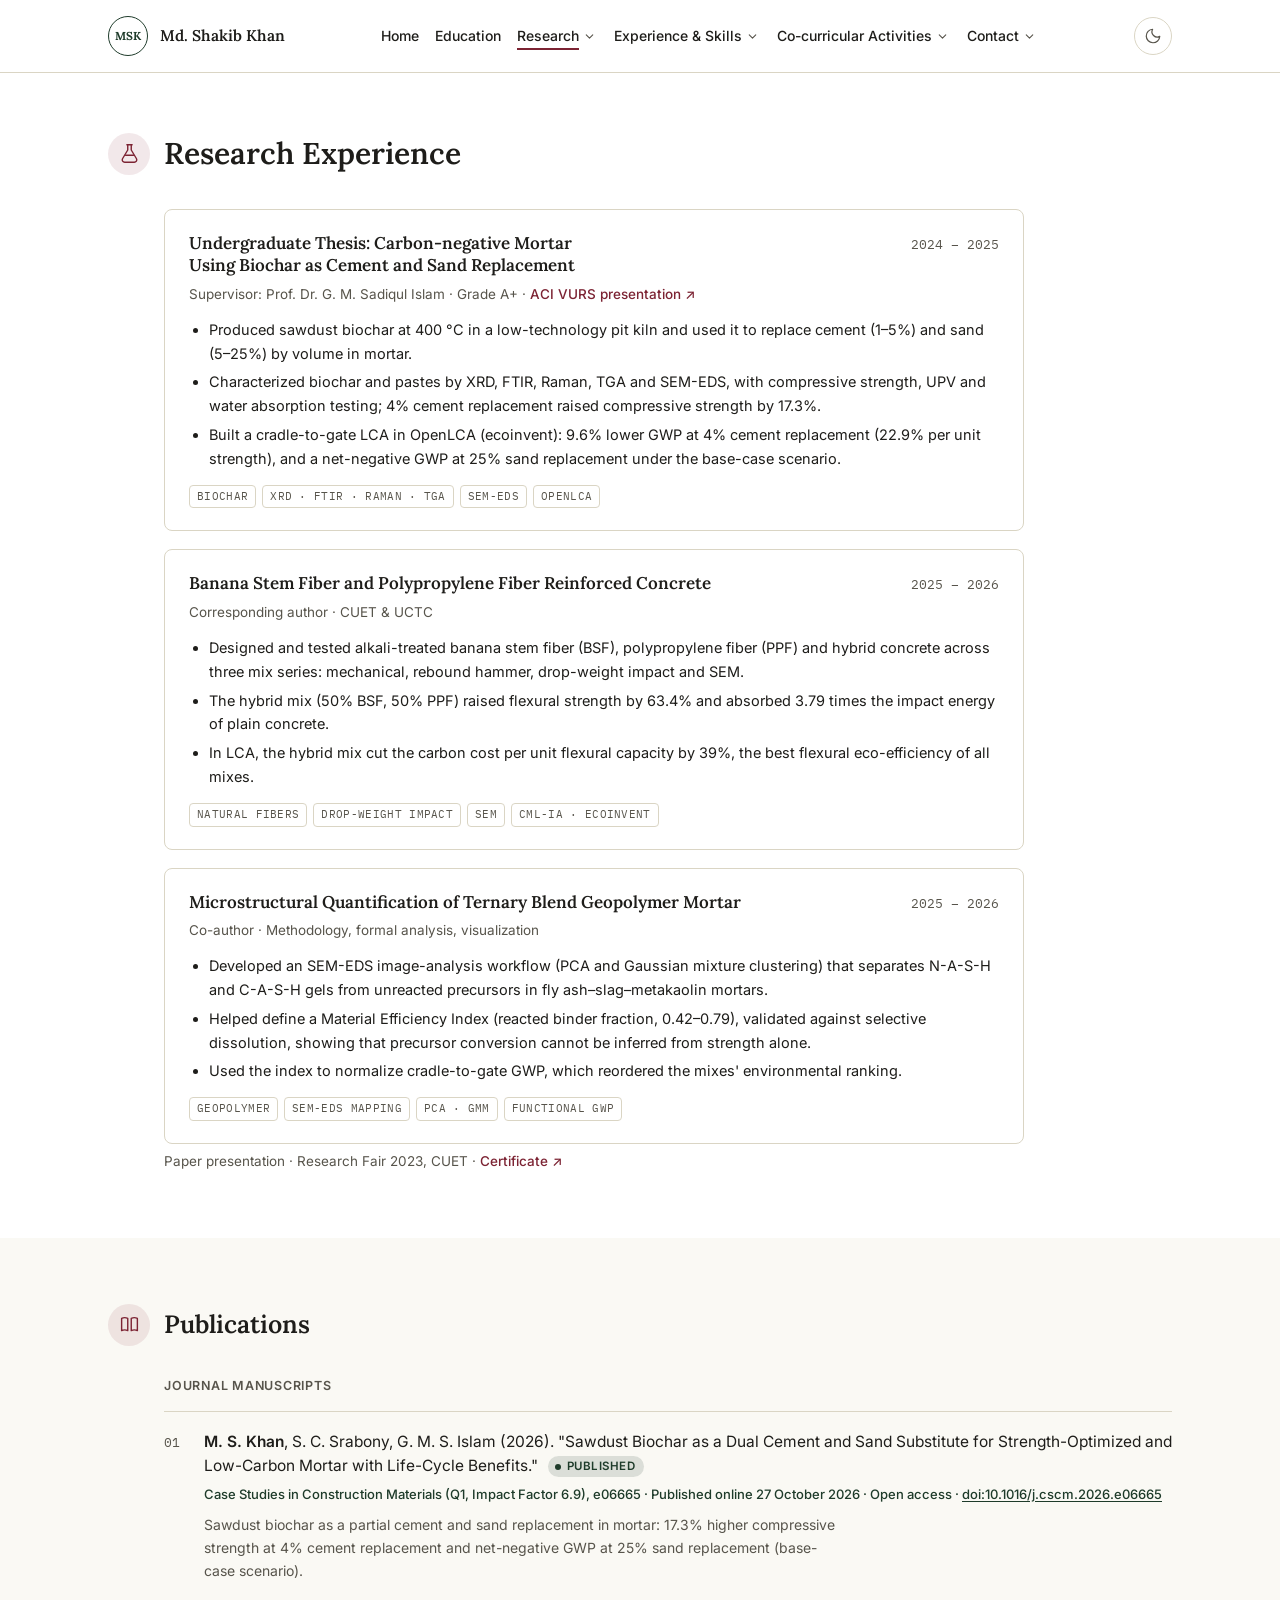
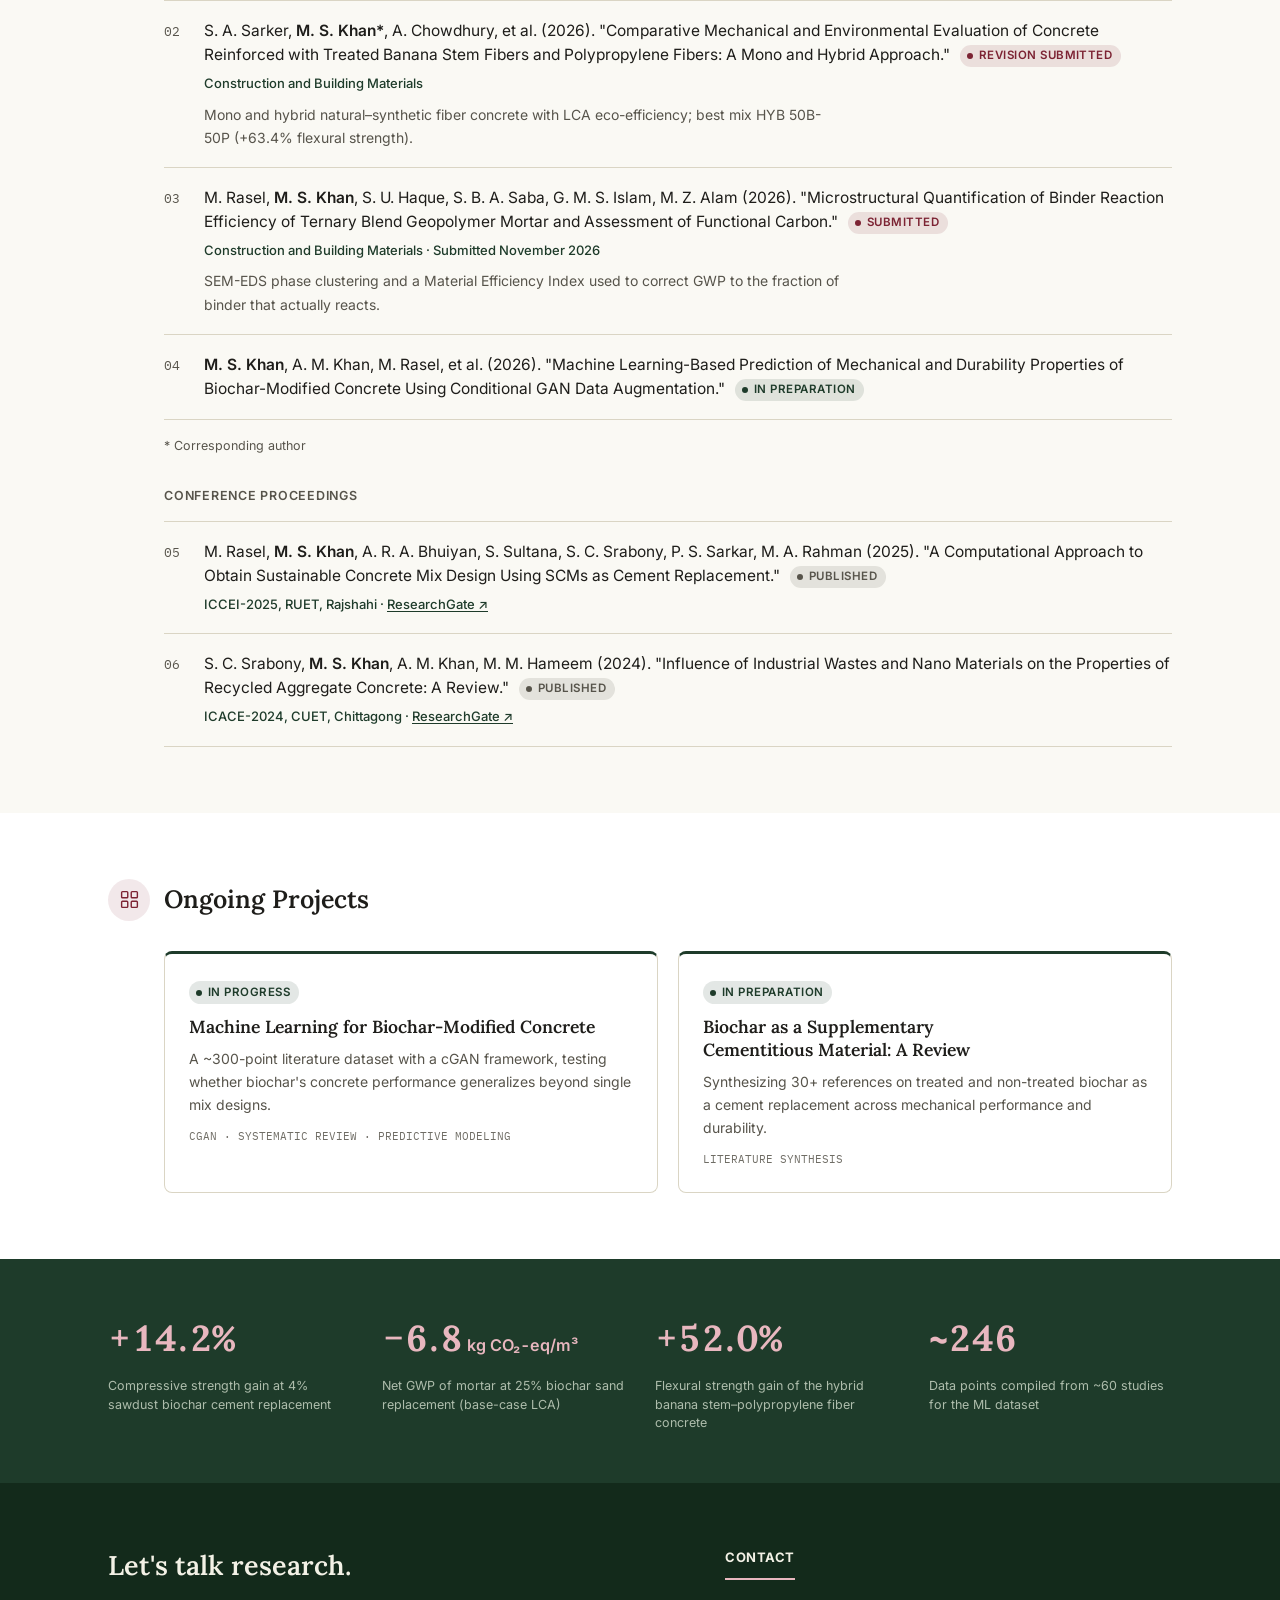
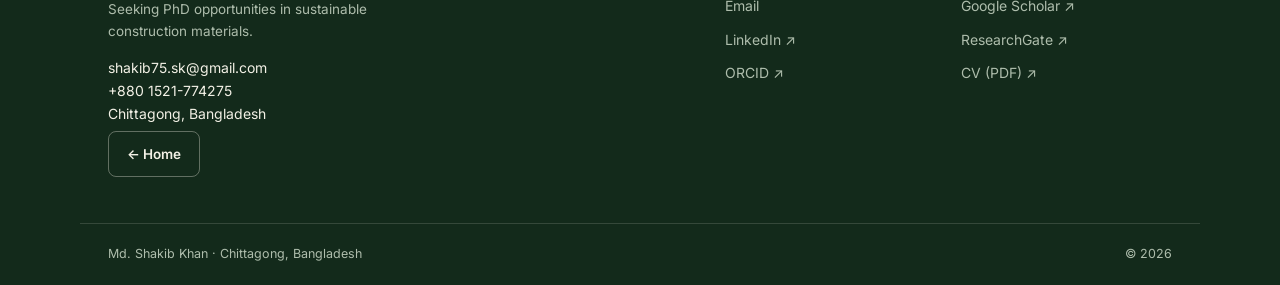
<file: research.html>
<!DOCTYPE html>
<html lang="en">
<head>
<meta charset="UTF-8">
<meta name="viewport" content="width=device-width, initial-scale=1.0">
<title>Research and Publications — Md Shakib Khan</title>
<meta name="description" content="Research experience, journal publications and ongoing projects of Md Shakib Khan on biochar-modified mortar, banana stem and polypropylene fiber concrete, and geopolymer mortars.">
<link rel="canonical" href="https://shakib915.github.io/portfolio/research.html">
<meta name="author" content="Md Shakib Khan">
<meta property="og:type" content="website">
<meta property="og:title" content="Research and Publications — Md Shakib Khan">
<meta property="og:description" content="Research experience, journal publications and ongoing projects of Md Shakib Khan on biochar-modified mortar, banana stem and polypropylene fiber concrete, and geopolymer mortars.">
<meta property="og:url" content="https://shakib915.github.io/portfolio/research.html">
<meta property="og:image" content="https://shakib915.github.io/portfolio/Md_Shakib_Khan_Photo.jpg">
<meta name="twitter:card" content="summary">
<link rel="preconnect" href="https://fonts.googleapis.com">
<link rel="preconnect" href="https://fonts.gstatic.com" crossorigin>
<link href="https://fonts.googleapis.com/css2?family=Lora:ital,wght@0,500;0,600;0,700;1,500&family=Inter:wght@400;500;600;700&family=IBM+Plex+Mono:wght@500&display=swap" rel="stylesheet">
<script>
  (function(){
    try{
      var t = localStorage.getItem('theme');
      if(t === 'dark' || (!t && window.matchMedia('(prefers-color-scheme: dark)').matches)){ document.documentElement.setAttribute('data-theme','dark'); }
    }catch(e){}
    document.documentElement.classList.add('js');
  })();
</script>
<link rel="stylesheet" href="style.css?v=8">
</head>
<body>

<nav class="nav">
  <div class="wrap">
    <a href="index.html" class="brand">
      <span class="seal"><span>MSK</span></span>
      <span class="brand-name">Md. Shakib Khan</span>
    </a>
    <ul class="nav-links">
      <li><a href="index.html">Home</a></li>
      <li><a href="education.html">Education</a></li>
      <li class="has-sub">
        <a href="research.html" class="active" aria-current="page">Research</a>
        <button class="sub-toggle caret" aria-expanded="false" aria-label="Show Research sections"><svg viewBox="0 0 24 24" fill="none" stroke="currentColor" stroke-width="2" stroke-linecap="round" stroke-linejoin="round"><polyline points="6 9 12 15 18 9"/></svg></button>
        <ul class="sub">
          <li><a href="research.html#research">Research Experience</a></li>
          <li><a href="research.html#publications">Publications</a></li>
        </ul>
      </li>
      <li class="has-sub">
        <a href="experience.html">Experience &amp; Skills</a>
        <button class="sub-toggle caret" aria-expanded="false" aria-label="Show Experience &amp; Skills sections"><svg viewBox="0 0 24 24" fill="none" stroke="currentColor" stroke-width="2" stroke-linecap="round" stroke-linejoin="round"><polyline points="6 9 12 15 18 9"/></svg></button>
        <ul class="sub">
          <li><a href="experience.html#teaching">Teaching Experience</a></li>
          <li><a href="experience.html#training">Internship, Field Work &amp; Training</a></li>
          <li><a href="experience.html#skills">Skills</a></li>
        </ul>
      </li>
      <li class="has-sub">
        <a href="activities.html">Co-curricular Activities</a>
        <button class="sub-toggle caret" aria-expanded="false" aria-label="Show Co-curricular Activities sections"><svg viewBox="0 0 24 24" fill="none" stroke="currentColor" stroke-width="2" stroke-linecap="round" stroke-linejoin="round"><polyline points="6 9 12 15 18 9"/></svg></button>
        <ul class="sub">
          <li><a href="activities.html#leadership">Leadership Roles</a></li>
          <li><a href="activities.html#honors">Honors &amp; Achievements</a></li>
          <li><a href="activities.html#other-roles">Other Roles &amp; Memberships</a></li>
        </ul>
      </li>
      <li class="has-sub">
        <a href="contact.html">Contact</a>
        <button class="sub-toggle caret" aria-expanded="false" aria-label="Show Contact sections"><svg viewBox="0 0 24 24" fill="none" stroke="currentColor" stroke-width="2" stroke-linecap="round" stroke-linejoin="round"><polyline points="6 9 12 15 18 9"/></svg></button>
        <ul class="sub">
          <li><a href="contact.html#contact">Contact Details</a></li>
          <li><a href="contact.html#references">References</a></li>
        </ul>
      </li>
    </ul>
    <div class="nav-right">
      <button class="theme-btn" id="theme-toggle" aria-label="Toggle dark mode">
        <svg class="moon" viewBox="0 0 24 24" fill="none" stroke="currentColor" stroke-width="1.6" stroke-linecap="round" stroke-linejoin="round"><path d="M21 12.5A9 9 0 1 1 11.5 3a7 7 0 0 0 9.5 9.5z"/></svg>
        <svg class="sun" viewBox="0 0 24 24" fill="none" stroke="currentColor" stroke-width="1.6" stroke-linecap="round" stroke-linejoin="round"><circle cx="12" cy="12" r="4"/><line x1="12" y1="2" x2="12" y2="4"/><line x1="12" y1="20" x2="12" y2="22"/><line x1="4" y1="12" x2="2" y2="12"/><line x1="22" y1="12" x2="20" y2="12"/><line x1="5" y1="5" x2="6.5" y2="6.5"/><line x1="17.5" y1="17.5" x2="19" y2="19"/><line x1="19" y1="5" x2="17.5" y2="6.5"/><line x1="6.5" y1="17.5" x2="5" y2="19"/></svg>
      </button>
      <button class="menu-btn" id="menu-toggle" aria-label="Open menu" aria-expanded="false" aria-controls="mobile-menu">
        <svg viewBox="0 0 24 24" fill="none" stroke="currentColor" stroke-width="1.7" stroke-linecap="round"><line x1="4" y1="7" x2="20" y2="7"/><line x1="4" y1="12" x2="20" y2="12"/><line x1="4" y1="17" x2="20" y2="17"/></svg>
      </button>
    </div>
  </div>
  <div class="mobile-menu" id="mobile-menu">
    <div class="wrap">
      <ul class="m-list">
        <li class="m-page"><a href="index.html">Home</a></li>
        <li class="m-page"><a href="education.html">Education</a></li>
        <li class="m-page"><a href="research.html" class="active" aria-current="page">Research</a>
          <ul class="m-sub">
            <li><a href="research.html#research">Research Experience</a></li>
            <li><a href="research.html#publications">Publications</a></li>
          </ul>
        </li>
        <li class="m-page"><a href="experience.html">Experience &amp; Skills</a>
          <ul class="m-sub">
            <li><a href="experience.html#teaching">Teaching Experience</a></li>
            <li><a href="experience.html#training">Internship, Field Work &amp; Training</a></li>
            <li><a href="experience.html#skills">Skills</a></li>
          </ul>
        </li>
        <li class="m-page"><a href="activities.html">Co-curricular Activities</a>
          <ul class="m-sub">
            <li><a href="activities.html#leadership">Leadership Roles</a></li>
            <li><a href="activities.html#honors">Honors &amp; Achievements</a></li>
            <li><a href="activities.html#other-roles">Other Roles &amp; Memberships</a></li>
          </ul>
        </li>
        <li class="m-page"><a href="contact.html">Contact</a>
          <ul class="m-sub">
            <li><a href="contact.html#contact">Contact Details</a></li>
            <li><a href="contact.html#references">References</a></li>
          </ul>
        </li>
      </ul>
    </div>
  </div>
</nav>

<main>
<!-- ============ RESEARCH EXPERIENCE ============ -->
  <section class="section page-top" id="research">
    <div class="wrap">
      <div class="section-title reveal" style="--i:0">
        <span class="icon-badge">
          <svg viewBox="0 0 24 24" fill="none" stroke="currentColor" stroke-width="1.6" stroke-linecap="round" stroke-linejoin="round"><path d="M9 2h6"/><path d="M10 2v6l-6 10c-1 2 .5 4 2.5 4h11c2 0 3.5-2 2.5-4l-6-10V2"/><line x1="7.5" y1="14" x2="16.5" y2="14"/></svg>
        </span>
        <h1>Research Experience</h1>
      </div>
      <div class="section-body">
        <div class="rx-list">
          <article class="rx-item reveal" style="--i:1">
            <div class="rx-top">
              <h3>Undergraduate Thesis: Carbon-negative Mortar Using Biochar as Cement and Sand Replacement</h3>
              <span class="rx-when">2024 – 2025</span>
            </div>
            <div class="rx-meta">Supervisor: Prof. Dr. G. M. Sadiqul Islam · Grade A+ · <a class="link" href="https://www.youtube.com/watch?v=tkfhOT5APsc" target="_blank" rel="noopener">ACI VURS presentation ↗</a></div>
            <ul>
              <li>Produced sawdust biochar at 400 °C in a low-technology pit kiln and used it to replace cement (1–5%) and sand (5–25%) by volume in mortar.</li>
              <li>Characterized biochar and pastes by XRD, FTIR, Raman, TGA and SEM-EDS, with compressive strength, UPV and water absorption testing; 4% cement replacement raised compressive strength by 17.3%.</li>
              <li>Built a cradle-to-gate LCA in OpenLCA (ecoinvent): 9.6% lower GWP at 4% cement replacement (22.9% per unit strength), and a net-negative GWP at 25% sand replacement under the base-case scenario.</li>
            </ul>
            <div class="tags"><span class="tag">Biochar</span><span class="tag">XRD · FTIR · Raman · TGA</span><span class="tag">SEM-EDS</span><span class="tag">OpenLCA</span></div>
          </article>

          <article class="rx-item reveal" style="--i:2">
            <div class="rx-top">
              <h3>Banana Stem Fiber and Polypropylene Fiber Reinforced Concrete</h3>
              <span class="rx-when">2025 – 2026</span>
            </div>
            <div class="rx-meta">Corresponding author · CUET &amp; UCTC</div>
            <ul>
              <li>Designed and tested alkali-treated banana stem fiber (BSF), polypropylene fiber (PPF) and hybrid concrete across three mix series: mechanical, rebound hammer, drop-weight impact and SEM.</li>
              <li>The hybrid mix (50% BSF, 50% PPF) raised flexural strength by 63.4% and absorbed 3.79 times the impact energy of plain concrete.</li>
              <li>In LCA, the hybrid mix cut the carbon cost per unit flexural capacity by 39%, the best flexural eco-efficiency of all mixes.</li>
            </ul>
            <div class="tags"><span class="tag">Natural fibers</span><span class="tag">Drop-weight impact</span><span class="tag">SEM</span><span class="tag">CML-IA · ecoinvent</span></div>
          </article>

          <article class="rx-item reveal" style="--i:3">
            <div class="rx-top">
              <h3>Microstructural Quantification of Ternary Blend Geopolymer Mortar</h3>
              <span class="rx-when">2025 – 2026</span>
            </div>
            <div class="rx-meta">Co-author · Methodology, formal analysis, visualization</div>
            <ul>
              <li>Developed an SEM-EDS image-analysis workflow (PCA and Gaussian mixture clustering) that separates N-A-S-H and C-A-S-H gels from unreacted precursors in fly ash–slag–metakaolin mortars.</li>
              <li>Helped define a Material Efficiency Index (reacted binder fraction, 0.42–0.79), validated against selective dissolution, showing that precursor conversion cannot be inferred from strength alone.</li>
              <li>Used the index to normalize cradle-to-gate GWP, which reordered the mixes' environmental ranking.</li>
            </ul>
            <div class="tags"><span class="tag">Geopolymer</span><span class="tag">SEM-EDS mapping</span><span class="tag">PCA · GMM</span><span class="tag">Functional GWP</span></div>
          </article>

        </div>
            <div class="rx-meta">Paper presentation · Research Fair 2023, CUET · <a class="link" href="https://drive.google.com/file/d/15eFUHQvxSgvp4a5vSXxXCu3K_H6ogLex/view" target="_blank" rel="noopener">Certificate ↗</a></div>
          </article>
        </div>
      </div>
    </div>
  </section>

<!-- ============ PUBLICATIONS ============ -->
  <section class="section alt" id="publications">
    <div class="wrap">
      <div class="section-title reveal" style="--i:0">
        <span class="icon-badge">
          <svg viewBox="0 0 24 24" fill="none" stroke="currentColor" stroke-width="1.6" stroke-linecap="round" stroke-linejoin="round"><path d="M3 5c2-1 5-1 7 0v14c-2-1-5-1-7 0V5z"/><path d="M21 5c-2-1-5-1-7 0v14c2-1 5-1 7 0V5z"/></svg>
        </span>
        <h2>Publications</h2>
      </div>
      <div class="section-body">
        <div class="group-label">Journal manuscripts</div>
        <ol class="pub-list">
          <li class="pub-item reveal" style="--i:0">
            <span class="pub-num">01</span>
            <div class="pub-main">
              <div class="pub-cite"><b>M. S. Khan</b>, S. C. Srabony, G. M. S. Islam (2026). "Sawdust Biochar as a Dual Cement and Sand Substitute for Strength-Optimized and Low-Carbon Mortar with Life-Cycle Benefits."<span class="status accepted">Published</span></div>
              <div class="pub-venue">Case Studies in Construction Materials (Q1, Impact Factor 6.9), e06665 · Published online 27 October 2026 · Open access · <a href="https://doi.org/10.1016/j.cscm.2026.e06665" target="_blank" rel="noopener">doi:10.1016/j.cscm.2026.e06665</a></div>
              <div class="pub-summary">Sawdust biochar as a partial cement and sand replacement in mortar: 17.3% higher compressive strength at 4% cement replacement and net-negative GWP at 25% sand replacement (base-case scenario).</div>
            </div>
          </li>
          <li class="pub-item reveal" style="--i:1">
            <span class="pub-num">02</span>
            <div class="pub-main">
              <div class="pub-cite">S. A. Sarker, <b>M. S. Khan*</b>, A. Chowdhury, et al. (2026). "Comparative Mechanical and Environmental Evaluation of Concrete Reinforced with Treated Banana Stem Fibers and Polypropylene Fibers: A Mono and Hybrid Approach."<span class="status review">Revision submitted</span></div>
              <div class="pub-venue">Construction and Building Materials</div>
              <div class="pub-summary">Mono and hybrid natural–synthetic fiber concrete with LCA eco-efficiency; best mix HYB 50B-50P (+63.4% flexural strength).</div>
            </div>
          </li>
          <li class="pub-item reveal" style="--i:2">
            <span class="pub-num">03</span>
            <div class="pub-main">
              <div class="pub-cite">M. Rasel, <b>M. S. Khan</b>, S. U. Haque, S. B. A. Saba, G. M. S. Islam, M. Z. Alam (2026). "Microstructural Quantification of Binder Reaction Efficiency of Ternary Blend Geopolymer Mortar and Assessment of Functional Carbon."<span class="status review">Submitted</span></div>
              <div class="pub-venue">Construction and Building Materials · Submitted November 2026</div>
              <div class="pub-summary">SEM-EDS phase clustering and a Material Efficiency Index used to correct GWP to the fraction of binder that actually reacts.</div>
            </div>
          </li>
          <li class="pub-item reveal" style="--i:3">
            <span class="pub-num">04</span>
            <div class="pub-main">
              <div class="pub-cite"><b>M. S. Khan</b>, A. M. Khan, M. Rasel, et al. (2026). "Machine Learning-Based Prediction of Mechanical and Durability Properties of Biochar-Modified Concrete Using Conditional GAN Data Augmentation."<span class="status prep">In preparation</span></div>
            </div>
          </li>
        </ol>
        <p class="pub-note">* Corresponding author</p>

        <div class="group-label" style="margin-top:30px;">Conference proceedings</div>
        <ol class="pub-list" style="margin-bottom:0;">
          <li class="pub-item reveal" style="--i:4">
            <span class="pub-num">05</span>
            <div class="pub-main">
              <div class="pub-cite">M. Rasel, <b>M. S. Khan</b>, A. R. A. Bhuiyan, S. Sultana, S. C. Srabony, P. S. Sarkar, M. A. Rahman (2025). "A Computational Approach to Obtain Sustainable Concrete Mix Design Using SCMs as Cement Replacement."<span class="status done">Published</span></div>
              <div class="pub-venue">ICCEI-2025, RUET, Rajshahi · <a class="link" href="https://www.researchgate.net/publication/399108757_A_Computational_Approach_to_Obtain_Sustainable_Concrete_Mix_Design_Using_SCMs_as_Cement_Replacement" target="_blank" rel="noopener">ResearchGate ↗</a></div>
            </div>
          </li>
          <li class="pub-item reveal" style="--i:5">
            <span class="pub-num">06</span>
            <div class="pub-main">
              <div class="pub-cite">S. C. Srabony, <b>M. S. Khan</b>, A. M. Khan, M. M. Hameem (2024). "Influence of Industrial Wastes and Nano Materials on the Properties of Recycled Aggregate Concrete: A Review."<span class="status done">Published</span></div>
              <div class="pub-venue">ICACE-2024, CUET, Chittagong · <a class="link" href="https://www.researchgate.net/publication/387222391_INFLUENCE_OF_INDUSTRIAL_WASTES_AND_NANO_MATERIALS_ON_THE_PROPERTIES_OF_RECYCLED_AGGREGATE_CONCRETE_A_REVIEW" target="_blank" rel="noopener">ResearchGate ↗</a></div>
            </div>
          </li>
        </ol>
      </div>
    </div>
  </section>

<!-- ============ ONGOING PROJECTS ============ -->
  <section class="section" id="projects">
    <div class="wrap">
      <div class="section-title reveal" style="--i:0">
        <span class="icon-badge">
          <svg viewBox="0 0 24 24" fill="none" stroke="currentColor" stroke-width="1.6" stroke-linecap="round" stroke-linejoin="round"><rect x="3" y="3" width="7" height="7" rx="1"/><rect x="14" y="3" width="7" height="7" rx="1"/><rect x="3" y="14" width="7" height="7" rx="1"/><rect x="14" y="14" width="7" height="7" rx="1"/></svg>
        </span>
        <h2>Ongoing Projects</h2>
      </div>
      <div class="section-body">
        <div class="project-grid">
          <div class="project-card prep reveal" style="--i:1">
            <span class="status prep">In progress</span>
            <h3>Machine Learning for Biochar-Modified Concrete</h3>
            <p>A ~300-point literature dataset with a cGAN framework, testing whether biochar's concrete performance generalizes beyond single mix designs.</p>
            <div class="project-methods">CGAN · SYSTEMATIC REVIEW · PREDICTIVE MODELING</div>
          </div>
          <div class="project-card prep reveal" style="--i:2">
            <span class="status prep">In preparation</span>
            <h3>Biochar as a Supplementary Cementitious Material: A Review</h3>
            <p>Synthesizing 30+ references on treated and non-treated biochar as a cement replacement across mechanical performance and durability.</p>
            <div class="project-methods">LITERATURE SYNTHESIS</div>
          </div>
        </div>
      </div>
    </div>
  </section>

<!-- ============ STATS ============ -->
  <section class="stats" id="key-results" aria-label="Key results">
    <div class="wrap">
      <div class="stats-grid">
        <div class="reveal" style="--i:0">
          <div class="stat-num" data-target="17.3" data-prefix="+" data-suffix="%" data-decimals="1">+17.3%</div>
          <div class="stat-cap">Compressive strength gain at 4% sawdust biochar cement replacement</div>
        </div>
        <div class="reveal" style="--i:1">
          <div class="stat-num"><span data-target="8.3" data-prefix="&#8722;" data-decimals="1">&#8722;8.3</span><small>kg CO&#8322;-eq/m&#179;</small></div>
          <div class="stat-cap">Net GWP of mortar at 25% biochar sand replacement (base-case LCA)</div>
        </div>
        <div class="reveal" style="--i:2">
          <div class="stat-num" data-target="63.4" data-prefix="+" data-suffix="%" data-decimals="1">+63.4%</div>
          <div class="stat-cap">Flexural strength gain of the hybrid banana stem–polypropylene fiber concrete</div>
        </div>
        <div class="reveal" style="--i:3">
          <div class="stat-num" data-target="300" data-prefix="~" data-suffix="" data-decimals="0">~300</div>
          <div class="stat-cap">Data points compiled from ~60 studies for the ML dataset</div>
        </div>
      </div>
    </div>
  </section>

</main>

<footer class="footer">
  <div class="wrap">
    <div class="footer-grid">
      <div class="footer-lead">
        <h2>Let's talk research.</h2>
        <p>Seeking PhD opportunities in sustainable construction materials.</p>
        <p class="contact">shakib75.sk@gmail.com<br>+880 1521-774275<br>Chittagong, Bangladesh</p>
        <a class="btn ghost-light" href="index.html">← Home</a>
      </div>
      <div class="footer-col">
        <h4>Contact</h4>
        <div class="footer-links">
          <a href="mailto:shakib75.sk@gmail.com">Email</a>
          <a href="https://scholar.google.com/citations?user=vq5zdWAAAAAJ&amp;hl=en" target="_blank" rel="noopener">Google Scholar ↗</a>
          <a href="https://www.linkedin.com/in/md-shakib-khan-96122a146" target="_blank" rel="noopener">LinkedIn ↗</a>
          <a href="https://www.researchgate.net/profile/Md-Shakib-Khan-2" target="_blank" rel="noopener">ResearchGate ↗</a>
          <a href="https://orcid.org/0009-0001-7003-3735" target="_blank" rel="noopener">ORCID ↗</a>
          <a href="CV_Md_Shakib_Khan.pdf?v=20261114b" target="_blank" rel="noopener">CV (PDF) ↗</a>
        </div>
      </div>
    </div>
  </div>
  <div class="footer-bottom">
    <span>Md. Shakib Khan · Chittagong, Bangladesh</span>
    <span>&copy; 2026</span>
  </div>
</footer>

<script src="main.js?v=2"></script>
<script>
  initReveal();
</script>

</body>
</html>
</file>
<file: style.css>
:root{
    --bg:#FFFFFF; --surface:#FAF9F4; --card:#FFFFFF; --surface-alpha:rgba(255,255,255,0.95);
    --text:#1E1D1A; --text-muted:#57544B; --line:#DAD5C4;
    --brand:#1E3B2A; --accent:#7C2333;
    --deep:#1E3B2A; --deep-2:#132A1B; --on-deep:#F3F1E6; --on-deep-muted:#AEBDAC; --on-deep-accent:#E8B7BF;
    --btn:#7C2333; --btn-hover:#5C1A26; --btn-text:#F3F1E6;
    --thumb-bg:#F1EFE7;
    --font-display:'Lora', Georgia, serif; --font-body:'Inter', -apple-system, 'Segoe UI', sans-serif; --font-mono:'IBM Plex Mono', ui-monospace, monospace;
    --max:1120px; --radius:8px;
  }
  [data-theme="dark"]{
    --bg:#141C17; --surface:#18221B; --card:#1C2720; --surface-alpha:rgba(20,28,23,0.92);
    --text:#ECE9DF; --text-muted:#9FAA9B; --line:#2E3B30;
    --brand:#8FC19B; --accent:#E29AA6;
    --btn:#9C3446; --btn-hover:#B4475A;
    --thumb-bg:#243128;
    color-scheme:dark;
  }
  *{box-sizing:border-box;}
  html{scroll-behavior:smooth;}
  body{margin:0; background:var(--bg); color:var(--text); font-family:var(--font-body); font-size:16.5px; line-height:1.65; -webkit-font-smoothing:antialiased; transition:background-color 0.3s ease, color 0.3s ease;}
  h1,h2,h3,h4{font-family:var(--font-display); margin:0; text-wrap:balance;}
  p{margin:0 0 1em 0;}
  a{color:inherit;}
  img{max-width:100%;}
  ::selection{background:var(--btn); color:var(--btn-text);}
  :focus-visible{outline:2px solid var(--accent); outline-offset:3px;}
  .wrap{max-width:var(--max); margin:0 auto; padding-inline:28px;}
  @media (max-width:520px){ .wrap{padding-inline:18px;} }
  svg{display:block;}
  .link{color:var(--accent); text-decoration:none; font-weight:500;}
  .link:hover{text-decoration:underline;}

  /* ---------- nav ---------- */
  .nav{position:sticky; top:0; z-index:50; background:var(--surface-alpha); backdrop-filter:blur(6px); border-bottom:1px solid var(--line); transition:background-color 0.3s ease, border-color 0.3s ease;}
  .nav .wrap{display:flex; align-items:center; justify-content:space-between; height:72px; gap:20px;}
  .brand{display:flex; align-items:center; gap:12px; text-decoration:none; color:var(--text);}
  .seal{width:40px; height:40px; border-radius:50%; border:1.6px solid var(--brand); display:flex; align-items:center; justify-content:center; flex-shrink:0; transition:transform 0.3s ease, border-color 0.3s ease;}
  .seal span{font-family:var(--font-display); font-weight:700; font-size:11.5px; color:var(--brand);}
  .brand:hover .seal{transform:rotate(8deg);}
  .brand-name{font-family:var(--font-display); font-weight:600; font-size:15.5px;}
  .nav-links{display:flex; align-items:center; gap:22px; list-style:none; margin:0; padding:0;}
  .nav-links a{font-size:14px; font-weight:500; text-decoration:none; color:var(--text); position:relative; padding-bottom:4px;}
  .nav-links a::after{content:""; position:absolute; left:0; bottom:0; width:0; height:2px; background:var(--accent); transition:width 0.25s ease;}
  .nav-links a:hover::after{width:100%;}
  .nav-right{display:flex; align-items:center; gap:10px;}
  .theme-btn, .menu-btn{width:38px; height:38px; border-radius:50%; border:1.3px solid var(--line); background:none; color:var(--text-muted); display:flex; align-items:center; justify-content:center; cursor:pointer; transition:all 0.2s ease;}
  .theme-btn:hover{border-color:var(--accent); color:var(--accent); transform:rotate(14deg);}
  .menu-btn:hover{border-color:var(--accent); color:var(--accent);}
  .theme-btn svg, .menu-btn svg{width:18px; height:18px;}
  .theme-btn .sun{display:none;}
  [data-theme="dark"] .theme-btn .sun{display:block;}
  [data-theme="dark"] .theme-btn .moon{display:none;}
  .menu-btn{display:none;}
  .mobile-menu{display:none; border-top:1px solid var(--line); background:var(--surface-alpha);}
  .mobile-menu.open{display:block;}
  .mobile-menu ul{list-style:none; margin:0; padding:10px 0 14px; display:grid; grid-template-columns:1fr 1fr; gap:4px 16px;}
  .mobile-menu a{display:block; padding:8px 0; text-decoration:none; font-size:15px; font-weight:500;}
  @media (max-width:980px){ .nav-links{display:none;} .menu-btn{display:flex;} }

  /* ---------- hero ---------- */
  .hero{padding:64px 0 60px; background:
      radial-gradient(ellipse 60% 50% at 15% 10%, color-mix(in srgb, var(--brand) 7%, transparent), transparent),
      radial-gradient(ellipse 50% 50% at 95% 30%, color-mix(in srgb, var(--accent) 6%, transparent), transparent);
  }
  .hero-grid{display:grid; grid-template-columns:300px 1fr; gap:56px; align-items:start;}
  .hero-grid > *{min-width:0;}
  @media (max-width:860px){ .hero-grid{grid-template-columns:1fr; gap:40px;} }

  .photo-frame{width:150px; height:150px; border-radius:50%; border:3px solid var(--bg); outline:1px solid var(--line); display:flex; align-items:center; justify-content:center; background:color-mix(in srgb, var(--brand) 8%, var(--bg)); position:relative; box-shadow:0 8px 24px rgba(30,59,42,0.12);}
  .photo-frame .initials{font-family:var(--font-display); font-weight:700; font-size:32px; color:var(--brand);}
  .photo-img{position:absolute; inset:0; width:100%; height:100%; object-fit:cover; border-radius:50%;}
  .photo-badge{position:absolute; bottom:-2px; right:-2px; width:34px; height:34px; border-radius:50%; background:var(--btn); border:3px solid var(--bg); display:flex; align-items:center; justify-content:center; color:var(--btn-text); animation:pulse 2.6s ease-in-out infinite;}
  .photo-badge svg{width:15px; height:15px;}
  @keyframes pulse{0%,100%{opacity:0.9; transform:scale(1);} 50%{opacity:1; transform:scale(1.12);}}

  .identity h1{font-size:28px; font-weight:700; margin-top:20px; line-height:1.25;}
  .identity .pid-tag{font-size:13px; color:var(--text-muted); margin-top:5px;}
  .identity .title{font-size:15px; font-weight:600; color:var(--accent); margin-top:10px;}
  .identity .affil{font-size:13.5px; color:var(--text-muted); margin-top:4px; line-height:1.5;}
  .social-row{display:flex; flex-wrap:wrap; gap:10px; margin-top:20px;}
  .social-btn{width:38px; height:38px; border-radius:50%; border:1.3px solid var(--line); display:flex; align-items:center; justify-content:center; color:var(--text-muted); text-decoration:none; font-family:var(--font-body); font-weight:700; font-size:12px; transition:all 0.2s ease;}
  .social-btn:hover{border-color:var(--accent); color:var(--accent); transform:translateY(-2px);}
  .social-btn svg{width:16px; height:16px;}
  .contact-lines{margin-top:16px; font-size:13.5px; color:var(--text-muted); display:grid; gap:4px;}
  .contact-lines a{text-decoration:none;}
  .contact-lines a:hover{color:var(--accent);}

  .section-title{display:flex; align-items:center; gap:14px; margin-bottom:18px;}
  .icon-badge{width:42px; height:42px; border-radius:50%; background:color-mix(in srgb, var(--accent) 10%, transparent); color:var(--accent); display:flex; align-items:center; justify-content:center; flex-shrink:0;}
  .icon-badge svg{width:21px; height:21px;}
  .section-title h2{font-size:clamp(21px,2.4vw,25px); font-weight:600;}
  .intro-content > p{font-size:16px; max-width:none; text-align:justify; hyphens:auto; -webkit-hyphens:auto;}
  .cta-row{display:flex; flex-wrap:wrap; gap:12px; margin:22px 0 40px;}
  .btn{font-family:var(--font-body); font-weight:600; font-size:13.5px; text-decoration:none; padding:11px 18px; border-radius:var(--radius); display:inline-block; transition:background 0.2s ease, border-color 0.2s ease, color 0.2s ease;}
  .btn.solid{background:var(--btn); color:var(--btn-text);}
  .btn.solid:hover{background:var(--btn-hover);}
  .btn.outline{border:1.5px solid var(--line); color:var(--text);}
  .btn.outline:hover{border-color:var(--accent); color:var(--accent);}

  .interest-list{list-style:none; margin:0; padding:0; display:flex; flex-wrap:wrap; gap:8px; max-width:660px;}
  .interest-list li{font-size:13.5px; font-weight:500; padding:6px 13px; border-radius:20px; border:1px solid var(--line); background:var(--card); color:var(--text);}

  /* ---------- generic section ---------- */
  .section{padding:66px 0;}
  .section.alt{background:var(--surface);}
  .section .section-title{margin-bottom:30px;}
  .section-body{padding-left:56px;}
  @media (max-width:640px){ .section-body{padding-left:0;} }
  .group-label{font-size:12.5px; font-weight:600; letter-spacing:0.06em; text-transform:uppercase; color:var(--text-muted); margin:0 0 14px;}
  .group-label + *{margin-top:0;}
  .block + .block{margin-top:38px;}

  /* ---------- education ---------- */
  .edu-card{background:var(--card); border:1px solid var(--line); border-radius:var(--radius); padding:22px 24px; max-width:760px;}
  .edu-head{display:flex; flex-wrap:wrap; justify-content:space-between; gap:6px 20px; align-items:baseline;}
  .edu-head h3{font-size:18px; font-weight:600;}
  .edu-head .when{font-family:var(--font-mono); font-size:12.5px; color:var(--text-muted);}
  .edu-deg{font-size:14.5px; color:var(--brand); font-weight:600; margin-top:4px;}
  .kv{display:grid; grid-template-columns:150px 1fr; gap:8px 18px; margin-top:16px; font-size:14.5px;}
  .kv dt{color:var(--text-muted); font-weight:500;}
  .kv dd{margin:0; min-width:0;}
  @media (max-width:560px){ .kv{grid-template-columns:1fr; gap:2px;} .kv dd{margin-bottom:8px;} }
  .ielts{display:flex; flex-wrap:wrap; gap:10px; margin-top:4px;}
  .ielts span{font-size:13px; padding:6px 12px; border:1px solid var(--line); border-radius:6px; background:var(--card); font-variant-numeric:tabular-nums;}
  .ielts span b{font-weight:700; color:var(--brand);}

  /* ---------- stats ---------- */
  .stats{background:var(--deep); padding:50px 0;}
  .stats-grid{display:grid; grid-template-columns:repeat(4,1fr); gap:30px;}
  .stat-num{font-family:var(--font-display); font-weight:700; font-size:clamp(26px,3.4vw,36px); color:var(--on-deep-accent); font-variant-numeric:tabular-nums; white-space:nowrap;}
  .stat-num small{font-size:0.45em; font-family:var(--font-body); font-weight:600; margin-left:4px;}
  .stat-cap{font-size:12.5px; color:var(--on-deep-muted); margin-top:8px; line-height:1.5;}
  @media (max-width:760px){ .stats-grid{grid-template-columns:repeat(2,1fr); row-gap:32px;} }

  /* ---------- research experience ---------- */
  .rx-list{display:grid; gap:18px; max-width:860px;}
  .rx-item{background:var(--card); border:1px solid var(--line); border-radius:var(--radius); padding:22px 24px;}
  .rx-top{display:flex; flex-wrap:wrap; justify-content:space-between; gap:6px 18px; align-items:baseline;}
  .rx-item h3{font-size:17px; font-weight:600; line-height:1.35; flex:1 1 420px; min-width:0;}
  .rx-when{font-family:var(--font-mono); font-size:12.5px; color:var(--text-muted);}
  .rx-meta{font-size:13.5px; color:var(--text-muted); margin-top:6px;}
  .rx-item ul{margin:12px 0 0; padding-left:20px; font-size:14.5px;}
  .rx-item li + li{margin-top:5px;}
  .tags{display:flex; flex-wrap:wrap; gap:6px; margin-top:14px;}
  .tag{font-family:var(--font-mono); font-size:10.5px; letter-spacing:0.03em; text-transform:uppercase; color:var(--text-muted); border:1px solid var(--line); border-radius:4px; padding:2px 7px;}

  /* ---------- publications ---------- */
  .pub-list{list-style:none; margin:0 0 30px; padding:0;}
  .pub-item{display:flex; gap:18px; padding:18px 0; border-top:1px solid var(--line); transition:background-color 0.2s ease, border-color 0.3s ease;}
  .pub-item:last-child{border-bottom:1px solid var(--line);}
  .pub-item:hover{background:color-mix(in srgb, var(--accent) 3%, transparent);}
  .pub-num{font-family:var(--font-mono); font-size:12.5px; color:var(--text-muted); padding-top:2px; flex-shrink:0; width:22px;}
  .pub-main{flex:1; min-width:0;}
  .pub-cite{font-size:15.5px; line-height:1.55;}
  .pub-cite b{font-weight:600;}
  .pub-venue{font-size:13px; color:var(--brand); font-weight:500; margin-top:6px;}
  .pub-summary{font-size:14px; color:var(--text-muted); margin-top:8px; max-width:640px;}
  .status{display:inline-flex; align-items:center; gap:6px; font-size:11.5px; font-weight:600; text-transform:uppercase; letter-spacing:0.04em; margin-left:10px; padding:2px 9px 2px 7px; border-radius:20px; vertical-align:1px; white-space:nowrap;}
  .status.review{background:color-mix(in srgb, var(--accent) 12%, transparent); color:var(--accent);}
  .status.prep{background:color-mix(in srgb, var(--brand) 12%, transparent); color:var(--brand);}
  .status.done{background:color-mix(in srgb, var(--text-muted) 14%, transparent); color:var(--text-muted);}
  .status::before{content:""; width:6px; height:6px; border-radius:50%; background:currentColor;}
  .pub-note{font-size:12.5px; color:var(--text-muted); margin-top:-14px;}

  /* ---------- projects ---------- */
  .project-grid{display:grid; grid-template-columns:1fr 1fr; gap:20px;}
  @media (max-width:640px){ .project-grid{grid-template-columns:1fr;} }
  .project-card{background:var(--card); padding:24px; border:1px solid var(--line); border-top:3px solid var(--accent); border-radius:var(--radius); transition:box-shadow 0.25s ease, transform 0.25s ease, background-color 0.3s ease, border-color 0.3s ease; min-width:0;}
  .project-card.prep{border-top-color:var(--brand);}
  .project-card:hover{box-shadow:0 10px 24px rgba(30,59,42,0.1); transform:translateY(-4px);}
  .project-card h3{font-size:17.5px; margin-bottom:8px; line-height:1.3; font-weight:600;}
  .project-card p{font-size:14px; color:var(--text-muted); margin-bottom:12px;}
  .project-methods{font-family:var(--font-mono); font-size:10.5px; color:var(--text-muted); opacity:0.85;}
  .project-card .status{margin-left:0; margin-bottom:12px;}

  /* ---------- experience / teaching ---------- */
  .exp-head{display:flex; flex-wrap:wrap; justify-content:space-between; gap:4px 18px; align-items:baseline; max-width:760px;}
  .exp-head h3{font-size:18px; font-weight:600;}
  .exp-head .when{font-family:var(--font-mono); font-size:12.5px; color:var(--text-muted);}
  .exp-org{font-size:14px; color:var(--text-muted); margin:4px 0 16px;}
  .course-list{list-style:none; margin:0; padding:0; max-width:760px;}
  .course-item{display:flex; gap:16px; padding:12px 0; border-top:1px solid var(--line); font-size:15px; transition:background-color 0.2s ease;}
  .course-item:last-child{border-bottom:1px solid var(--line);}
  .course-item:hover{background:color-mix(in srgb, var(--accent) 3%, transparent);}
  .course-code{font-family:var(--font-mono); font-size:12px; color:var(--accent); width:60px; flex-shrink:0; padding-top:2px; font-weight:500;}

  /* ---------- timeline rows (training, activities) ---------- */
  .row-list{list-style:none; margin:0; padding:0; max-width:860px;}
  .row-item{display:grid; grid-template-columns:1fr auto; gap:4px 20px; padding:14px 0; border-top:1px solid var(--line); font-size:15px;}
  .row-item:last-child{border-bottom:1px solid var(--line);}
  .row-item > div{min-width:0;}
  .row-item b{font-weight:600;}
  .row-item .row-sub{display:block; font-size:13.5px; color:var(--text-muted); margin-top:3px;}
  .row-item .when{font-family:var(--font-mono); font-size:12.5px; color:var(--text-muted); white-space:nowrap; padding-top:3px;}
  .row-item .cert-link{font-size:13px; margin-left:6px; white-space:nowrap;}
  @media (max-width:560px){ .row-item{grid-template-columns:1fr;} .row-item .when{padding-top:0;} }

  /* ---------- skills ---------- */
  .skill-grid{display:grid; grid-template-columns:repeat(3,1fr); gap:16px; max-width:900px;}
  @media (max-width:760px){ .skill-grid{grid-template-columns:1fr 1fr;} }
  @media (max-width:480px){ .skill-grid{grid-template-columns:1fr;} }
  .skill{background:var(--card); border:1px solid var(--line); border-radius:var(--radius); padding:16px 18px; min-width:0;}
  .skill h3{font-family:var(--font-body); font-size:12.5px; font-weight:700; text-transform:uppercase; letter-spacing:0.05em; color:var(--brand); margin-bottom:6px;}
  .skill p{font-size:14.5px; margin:0;}

  /* ---------- certificate gallery ---------- */
  .cert-grid{display:grid; grid-template-columns:repeat(3,1fr); gap:18px;}
  @media (max-width:860px){ .cert-grid{grid-template-columns:1fr 1fr;} }
  @media (max-width:520px){ .cert-grid{grid-template-columns:1fr;} }
  .cert{display:flex; flex-direction:column; background:var(--card); border:1px solid var(--line); border-radius:var(--radius); overflow:hidden; text-decoration:none; color:var(--text); transition:transform 0.2s ease, box-shadow 0.2s ease, border-color 0.2s ease; min-width:0;}
  .cert:hover{transform:translateY(-3px); box-shadow:0 10px 22px rgba(30,59,42,0.12); border-color:var(--accent);}
  .cert-thumb{aspect-ratio:1.414; max-width:100%; background:var(--thumb-bg); display:flex; align-items:center; justify-content:center; position:relative; border-bottom:1px solid var(--line);}
  .cert-thumb img{position:absolute; inset:0; width:100%; height:100%; object-fit:contain; padding:8px;}
  .cert-thumb .ph{color:var(--text-muted); opacity:0.6;}
  .cert-thumb .ph svg{width:34px; height:34px;}
  .cert-body{padding:14px 16px 16px; display:flex; flex-direction:column; gap:3px; flex:1;}
  .cert-rank{font-size:12px; font-weight:700; text-transform:uppercase; letter-spacing:0.05em; color:var(--accent);}
  .cert-body h3{font-family:var(--font-body); font-size:14.5px; font-weight:600; line-height:1.4;}
  .cert-body .cert-sub{font-size:12.5px; color:var(--text-muted); line-height:1.45;}
  .cert-foot{display:flex; justify-content:space-between; align-items:center; margin-top:auto; padding-top:10px; font-size:12px;}
  .cert-foot .when{font-family:var(--font-mono); color:var(--text-muted);}
  .cert-foot .view{color:var(--accent); font-weight:600;}

  /* ---------- references ---------- */
  .ref-grid{display:grid; grid-template-columns:repeat(3,1fr); gap:16px; max-width:900px;}
  @media (max-width:760px){ .ref-grid{grid-template-columns:1fr;} }
  .ref{background:var(--card); border:1px solid var(--line); border-radius:var(--radius); padding:18px; font-size:14px; min-width:0;}
  .ref h3{font-size:16px; font-weight:600;}
  .ref .ref-role{color:var(--text-muted); margin:4px 0 8px; line-height:1.5;}
  .ref a{color:var(--accent); text-decoration:none; word-break:break-all;}
  .ref a:hover{text-decoration:underline;}

  /* ---------- footer ---------- */
  .footer{background:var(--deep-2); color:var(--on-deep); padding:60px 0 0;}
  .footer-grid{display:grid; grid-template-columns:1.4fr repeat(3,1fr); gap:36px;}
  @media (max-width:760px){ .footer-grid{grid-template-columns:1fr 1fr; row-gap:36px;} }
  .footer-lead h2{font-size:clamp(23px,3vw,27px); font-weight:600; margin-bottom:10px;}
  .footer-lead p{font-size:13.5px; color:var(--on-deep-muted); max-width:300px;}
  .footer-lead .contact{font-size:14px; color:var(--on-deep); margin:0;}
  .footer-col h4{font-family:var(--font-body); font-size:13px; font-weight:700; text-transform:uppercase; letter-spacing:0.04em; margin-bottom:14px; padding-bottom:10px; border-bottom:2px solid var(--on-deep-accent); display:inline-block;}
  .footer-col ul{list-style:none; margin:0; padding:0; display:flex; flex-direction:column; gap:10px;}
  .footer-col a{font-size:14px; text-decoration:none; color:var(--on-deep-muted); transition:color 0.2s ease;}
  .footer-col a:hover{color:var(--on-deep);}
  .footer-bottom{max-width:var(--max); margin:46px auto 0; padding:20px 28px; border-top:1px solid rgba(243,241,230,0.15); font-size:12.5px; color:var(--on-deep-muted); display:flex; justify-content:space-between; flex-wrap:wrap; gap:8px;}

  /* ---------- reveal (per-item stagger via --i) ---------- */
  .js .reveal{opacity:0; transform:translateY(14px); transition:opacity 0.55s ease, transform 0.55s ease; transition-delay:calc(var(--i,0) * 70ms);}
  .js .reveal.in{opacity:1; transform:translateY(0);}

  @media (prefers-reduced-motion: reduce){
    html{scroll-behavior:auto;}
    body{transition:none;}
    .js .reveal{opacity:1 !important; transform:none !important; transition:none !important;}
    .project-card:hover, .cert:hover{transform:none;}
    .photo-badge{animation:none;}
    .seal, .brand:hover .seal, .theme-btn, .theme-btn:hover{transition:none; transform:none;}
  }

  /* ---------- multi-page additions ---------- */
  .section-title h1{font-size:clamp(24px,2.8vw,30px); font-weight:600;}
  .page-top{padding-top:56px;}
  .page-intro{font-size:15.5px; color:var(--text-muted); max-width:680px; margin:-14px 0 30px 56px;}
  @media (max-width:640px){ .page-intro{margin-left:0;} }

  /* nav: active page + Research dropdown */
  .nav-links a.active::after{width:100%;}
  .has-sub{position:relative;}
  .sub-toggle{background:none; border:0; padding:0 0 4px; font:inherit; font-size:14px; font-weight:500; color:var(--text); display:flex; align-items:center; gap:5px; cursor:pointer; position:relative;}
  .sub-toggle svg{width:12px; height:12px; transition:transform 0.2s ease;}
  .sub-toggle::after{content:""; position:absolute; left:0; bottom:0; width:0; height:2px; background:var(--accent); transition:width 0.25s ease;}
  .sub-toggle.active::after, .sub-toggle:hover::after{width:100%;}
  .has-sub:hover .sub-toggle svg, .has-sub.open .sub-toggle svg{transform:rotate(180deg);}
  .sub{position:absolute; top:100%; left:-14px; min-width:220px; margin:12px 0 0; padding:8px; list-style:none; background:var(--card); border:1px solid var(--line); border-radius:var(--radius); box-shadow:0 12px 28px rgba(19,42,27,0.14); display:none; flex-direction:column; gap:2px; z-index:60;}
  .sub::before{content:""; position:absolute; left:0; right:0; top:-14px; height:14px;}
  .has-sub:hover .sub, .has-sub:focus-within .sub, .has-sub.open .sub{display:flex;}
  .nav-links .sub a{display:block; padding:9px 12px; border-radius:6px; font-size:14px;}
  .nav-links .sub a::after{display:none;}
  .nav-links .sub a:hover, .nav-links .sub a.active{background:color-mix(in srgb, var(--accent) 9%, transparent); color:var(--accent);}
  .mobile-menu .m-group{grid-column:1 / -1; font-size:12px; font-weight:700; letter-spacing:0.05em; text-transform:uppercase; color:var(--text-muted); padding-top:6px;}
  .mobile-menu a.active{color:var(--accent);}

  /* research interests band (home) */
  .interests-band{background:var(--deep); padding:52px 0 56px;}
  .band-head{display:flex; align-items:center; gap:14px; margin-bottom:24px;}
  .band-head .icon-badge{background:rgba(232,183,191,0.14); color:var(--on-deep-accent);}
  .band-head h2{font-size:clamp(21px,2.4vw,25px); font-weight:600; color:var(--on-deep);}
  .interest-grid{list-style:none; margin:0; padding:0 0 0 56px; display:grid; grid-template-columns:repeat(3,1fr); column-gap:36px;}
  .interest-grid li{display:flex; align-items:center; gap:12px; padding:15px 0; border-top:1px solid rgba(243,241,230,0.16); font-family:var(--font-display); font-weight:600; font-size:clamp(17px,1.8vw,20px); color:var(--on-deep-accent); line-height:1.3;}
  .interest-grid li::before{content:""; width:7px; height:7px; border-radius:50%; background:var(--on-deep-muted); flex-shrink:0;}
  @media (max-width:860px){ .interest-grid{grid-template-columns:1fr 1fr;} }
  @media (max-width:640px){ .interest-grid{padding-left:0;} }
  @media (max-width:480px){ .interest-grid{grid-template-columns:1fr;} }

  /* contact page */
  .contact-card{background:var(--card); border:1px solid var(--line); border-radius:var(--radius); padding:24px; max-width:760px; display:grid; grid-template-columns:150px 1fr; gap:12px 20px; font-size:15px;}
  .contact-card dt{color:var(--text-muted); font-weight:500;}
  .contact-card dd{margin:0; min-width:0; overflow-wrap:anywhere;}
  @media (max-width:560px){ .contact-card{grid-template-columns:1fr; gap:2px;} .contact-card dd{margin-bottom:10px;} }

  /* ---------- v3 additions ---------- */
  .nav-links{gap:24px;}
  /* entries styled like the teaching block (training, education) */
  .entry-list{list-style:none; margin:0; padding:0; max-width:820px;}
  .entry{padding:18px 0; border-top:1px solid var(--line);}
  .entry:last-child{border-bottom:1px solid var(--line);}
  .entry .exp-head h3{font-size:17px;}
  .entry .exp-org{margin:4px 0 0;}
  .entry p{font-size:14.5px; margin:8px 0 0; max-width:700px;}
  .entry .cert-link{font-size:13px; margin-left:4px; white-space:nowrap;}
  .section + .section.alt, .section.alt + .section{border-top:0;}
  .more-link{display:inline-block; margin-top:16px; font-size:14px;}
  .edu-stack{display:grid; gap:16px; max-width:760px;}
  .edu-card.compact{padding:18px 24px;}
  .edu-card.compact .kv{margin-top:12px;}
  /* footer: contact only */
  .footer-grid{grid-template-columns:1.3fr 1fr; align-items:start;}
  @media (max-width:760px){ .footer-grid{grid-template-columns:1fr;} }
  .footer-lead .btn{margin-top:6px;}
  .footer-links{display:grid; grid-template-columns:1fr 1fr; gap:10px 24px;}
  .footer-links a{font-size:14px; text-decoration:none; color:var(--on-deep-muted); transition:color 0.2s ease;}
  .footer-links a:hover{color:var(--on-deep);}
  .btn.ghost-light{border:1.5px solid rgba(243,241,230,0.35); color:var(--on-deep);}
  .btn.ghost-light:hover{border-color:var(--on-deep-accent); color:var(--on-deep-accent);}

  /* ---------- v4: per-item dropdowns, logo, anchors ---------- */
  [id]{scroll-margin-top:88px;}
  .nav-links{gap:16px;}
  .nav-links .has-sub{display:flex; align-items:center; gap:1px;}
  .sub-toggle.caret{padding:0 0 4px; width:18px; height:22px; justify-content:center; color:var(--text-muted);}
  .sub-toggle.caret::after{display:none;}
  .sub-toggle.caret svg{width:13px; height:13px;}
  .sub-toggle.caret:hover{color:var(--accent);}
  .nav-links .has-sub .sub{left:-12px;}
  .nav-links .has-sub:last-child .sub, .nav-links .has-sub:nth-last-child(2) .sub{left:auto; right:-8px;}
  @media (max-width:1100px){ .nav-links > li > a{font-size:13.5px;} .nav-links{gap:12px;} }
  .mobile-menu{max-height:calc(100vh - 72px); overflow-y:auto;}
  .nav .mobile-menu .wrap{display:block; height:auto;}
  .mobile-menu ul.m-list{display:block; padding:6px 0 14px;}
  .m-page{padding:8px 0; border-bottom:1px solid var(--line);}
  .m-page:last-child{border-bottom:0;}
  .m-page > a{font-weight:600;}
  .m-sub{list-style:none; margin:2px 0 0; padding:0; display:flex; flex-wrap:wrap; gap:0 16px;}
  .mobile-menu .m-sub a{font-size:13.5px; font-weight:400; color:var(--text-muted); padding:3px 0;}
  .org-row{display:flex; align-items:center; gap:18px; max-width:760px; margin-bottom:16px;}
  .org-logo{width:64px; height:64px; flex-shrink:0; object-fit:contain; border-radius:50%; background:#FFFFFF; padding:3px; border:1px solid var(--line);}
  .org-text{flex:1; min-width:0;}
  .org-text .exp-org{margin:4px 0 0;}

  /* ---------- v6: nav alignment, hero background ---------- */
  .nav-links > li{display:flex; align-items:center;}
  .nav-links > li > a{display:block; line-height:1.4; padding:4px 0;}
  .sub-toggle.caret{height:28px; padding:0;}
  .hero{position:relative; overflow:hidden; isolation:isolate;}
  .hero > .wrap{position:relative; z-index:1;}
  .hero-bg{position:absolute; inset:0; width:100%; height:100%; z-index:0; pointer-events:none;
    -webkit-mask-image:linear-gradient(100deg, rgba(0,0,0,0.55) 0%, rgba(0,0,0,0.35) 35%, rgba(0,0,0,0.9) 75%, #000 100%);
            mask-image:linear-gradient(100deg, rgba(0,0,0,0.55) 0%, rgba(0,0,0,0.35) 35%, rgba(0,0,0,0.9) 75%, #000 100%);}

  /* brand icons in the profile links (Font Awesome Free icons, CC BY 4.0; Gmail mark from Simple Icons, CC0) */
  .social-btn.gs{--ic:#4285F4;} .social-btn.li{--ic:#0A66C2;} .social-btn.rg{--ic:#00A99D;} .social-btn.orcid{--ic:#A6CE39;} .social-btn.gm{--ic:#EA4335;}
  [data-theme="dark"] .social-btn.li{--ic:#5AA9F0;}
  .social-btn.gm, .social-btn.gs, .social-btn.li, .social-btn.rg, .social-btn.orcid{color:var(--ic);}
  .social-btn.gm:hover, .social-btn.gs:hover, .social-btn.li:hover, .social-btn.rg:hover, .social-btn.orcid:hover{color:var(--ic); border-color:var(--ic);}
  .social-btn.gm svg, .social-btn.gs svg, .social-btn.li svg, .social-btn.rg svg, .social-btn.orcid svg{width:17px; height:17px;}

  /* v7: IELTS heading icon, research link in interests band, full-colour Gmail logo */
  .group-label.with-icon{display:flex; align-items:center; gap:10px;}
  .mini-badge{width:30px; height:30px; border-radius:50%; background:color-mix(in srgb, var(--accent) 10%, transparent); color:var(--accent); display:inline-flex; align-items:center; justify-content:center; flex-shrink:0;}
  .mini-badge svg{width:16px; height:16px;}
  .band-link{display:inline-block; margin:22px 0 0 56px; color:var(--on-deep); font-weight:600; font-size:15px; text-decoration:none; border-bottom:1.5px solid var(--on-deep-accent); padding-bottom:2px; transition:color 0.2s ease;}
  .band-link:hover{color:var(--on-deep-accent);}
  @media (max-width:640px){ .band-link{margin-left:0;} }
  .social-btn.gm svg{width:19px; height:19px;}

  /* v8: institution logos on education cards, IELTS report link */
  .edu-card.with-logo{display:grid; grid-template-columns:64px 1fr; gap:0 20px; align-items:start;}
  .edu-logo{width:64px; height:64px; object-fit:contain; border-radius:10px; background:#FFFFFF; padding:4px; border:1px solid var(--line);}
  .edu-body{min-width:0;}
  @media (max-width:560px){ .edu-card.with-logo{grid-template-columns:48px 1fr; gap:0 14px;} .edu-logo{width:48px; height:48px;} }
  .ielts-note{font-size:14px; color:var(--text-muted); margin:14px 0 0;}
  .status.accepted{background:color-mix(in srgb, var(--brand) 14%, transparent); color:var(--brand);}
  .pub-venue a{color:inherit; text-decoration:underline; text-underline-offset:2px; word-break:break-all;}
</file>
